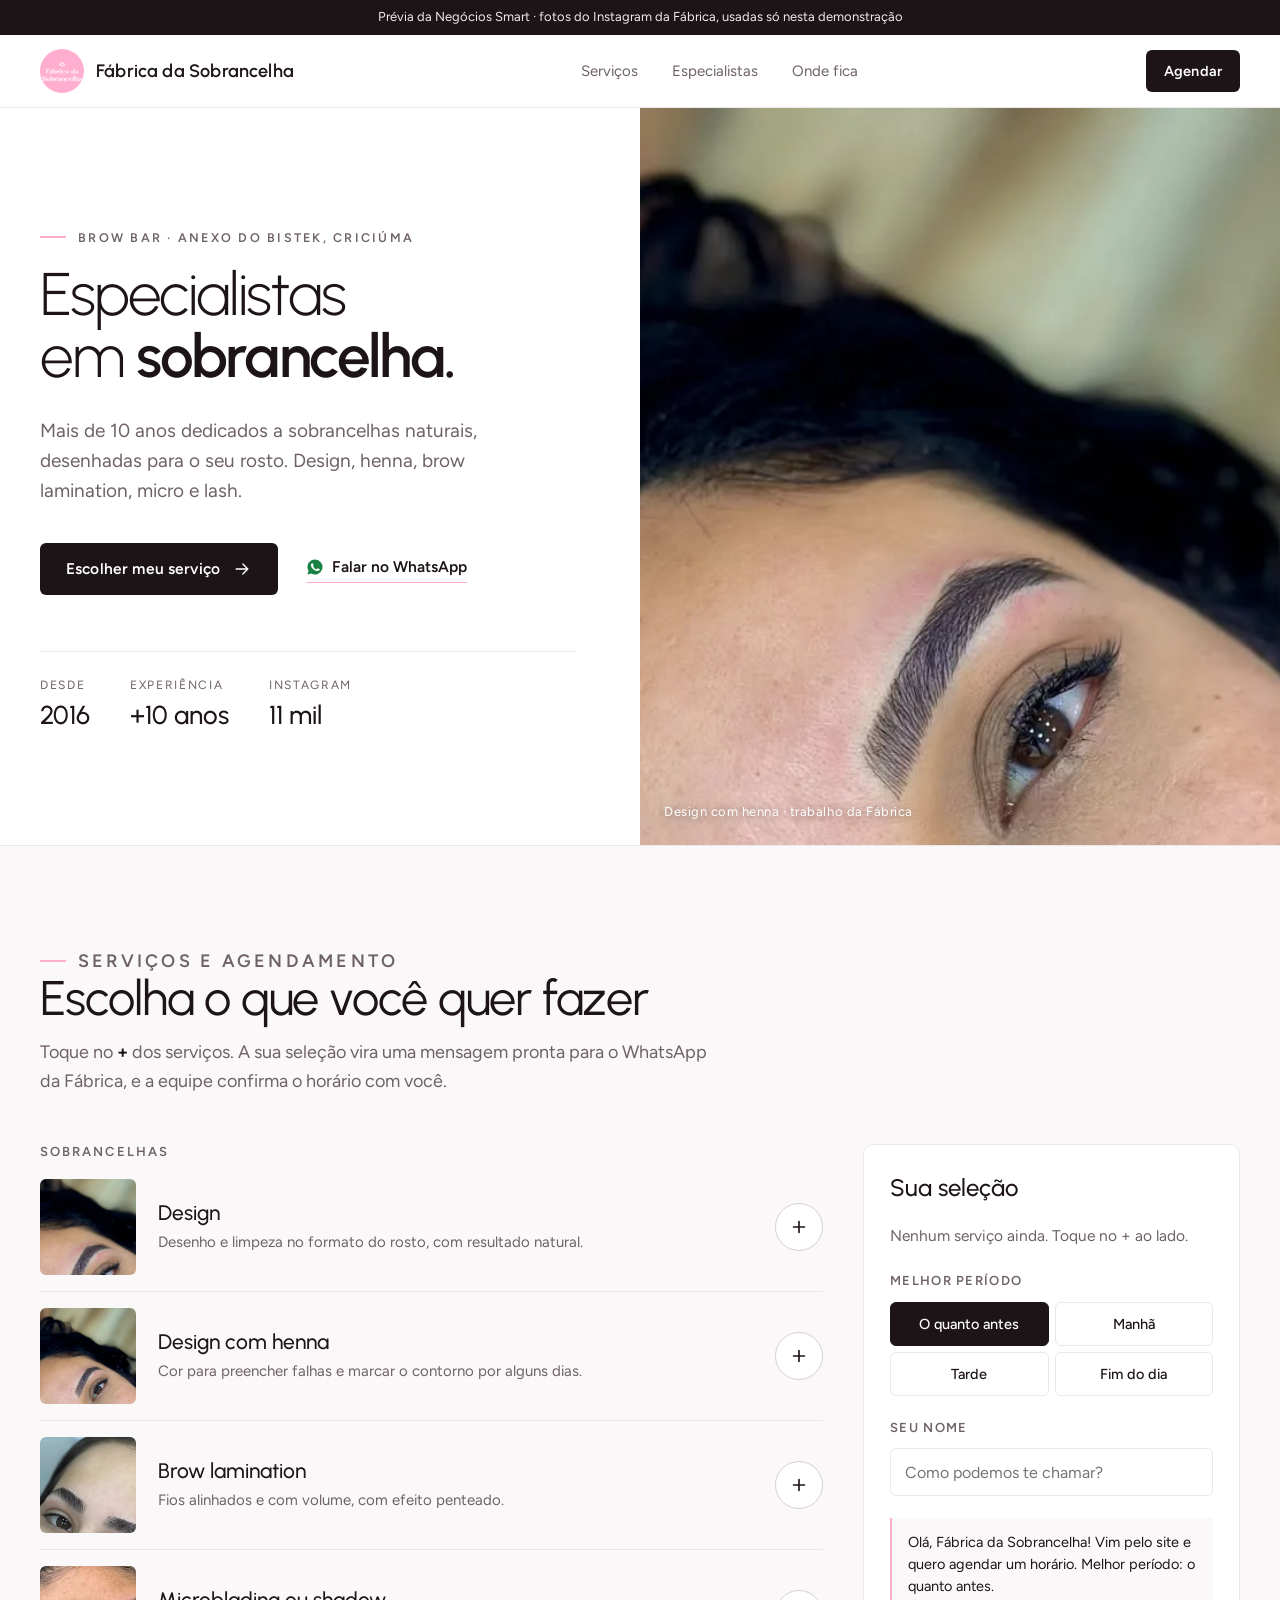
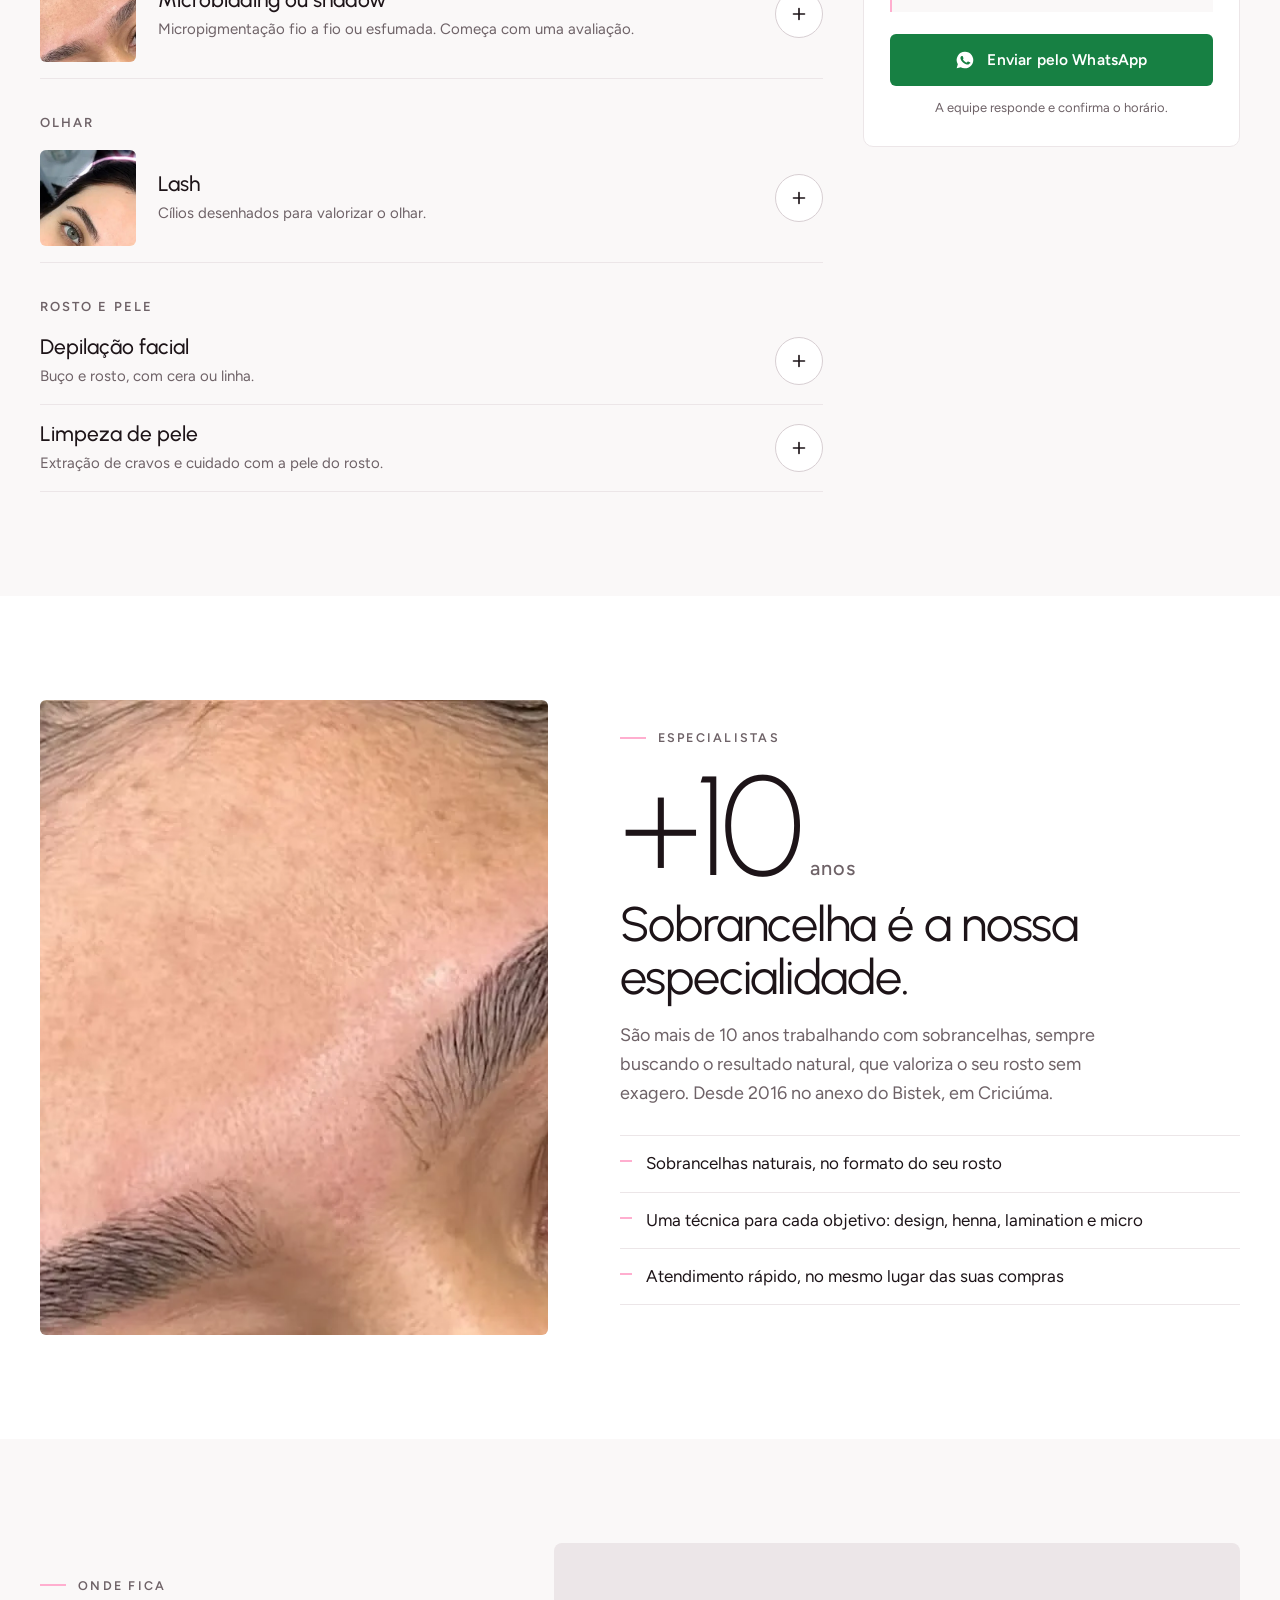
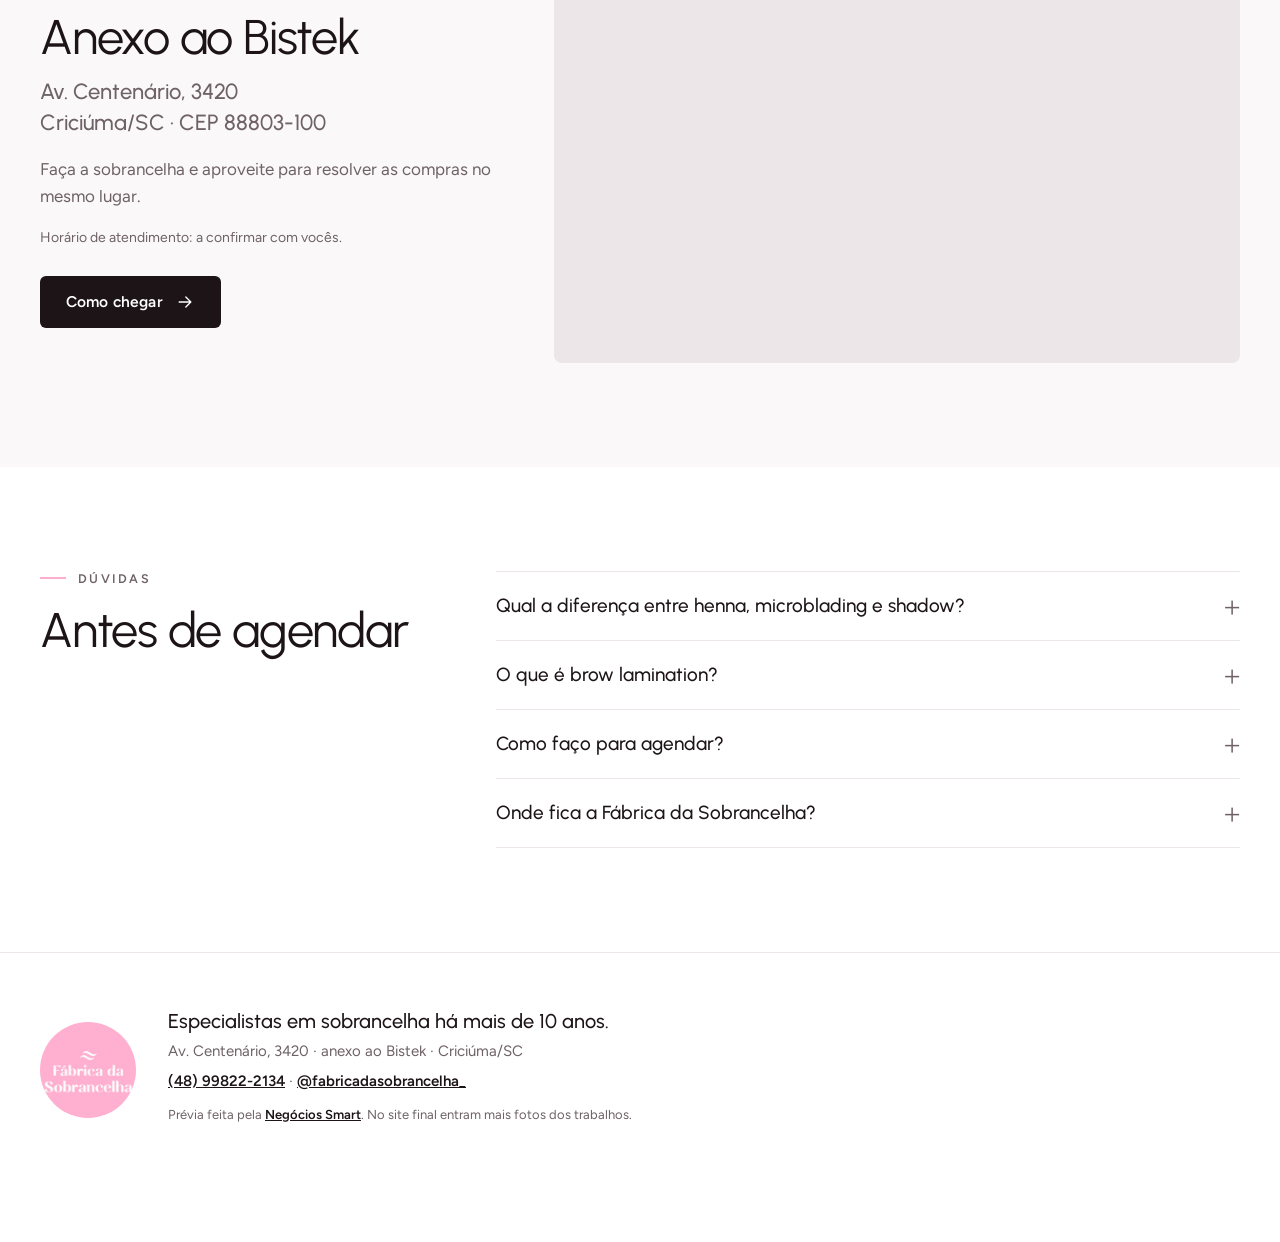
<file: index.html>
<!doctype html>
<html lang="pt-BR">
<head>
<meta charset="utf-8">
<meta name="viewport" content="width=device-width, initial-scale=1, viewport-fit=cover">
<title>Especialistas em sobrancelha em Criciúma · Fábrica da Sobrancelha</title>
<meta name="description" content="Mais de 10 anos de experiência em sobrancelhas. Design, henna, brow lamination, microblading, shadow, lash e depilação facial. Desde 2016 no anexo do Bistek, em Criciúma.">
<meta name="robots" content="noindex, nofollow">
<meta name="theme-color" content="#ffffff">
<meta property="og:type" content="website">
<meta property="og:title" content="Fábrica da Sobrancelha · Criciúma">
<meta property="og:description" content="Especialistas em sobrancelha há mais de 10 anos, no anexo do Bistek. Escolha o serviço e envie pelo WhatsApp.">
<meta property="og:image" content="https://gabrielmilano.github.io/fabrica-da-sobrancelha-mockup/assets/og.jpg">
<meta property="og:url" content="https://gabrielmilano.github.io/fabrica-da-sobrancelha-mockup/">
<link rel="icon" type="image/png" href="assets/icone-rosa-96.png">
<link rel="apple-touch-icon" href="assets/icone-rosa-180.png">
<link rel="preload" as="font" type="font/woff2" href="assets/fonts/urbanist-latin.woff2" crossorigin>
<link rel="preload" as="font" type="font/woff2" href="assets/fonts/figtree-latin.woff2" crossorigin>
<link rel="stylesheet" href="assets/fabrica.css?v=5a">
<script type="application/ld+json">
{
  "@context": "https://schema.org",
  "@type": "BeautySalon",
  "name": "Fábrica da Sobrancelha",
  "telephone": "+55-48-99822-2134",
  "foundingDate": "2016",
  "sameAs": ["https://www.instagram.com/fabricadasobrancelha_/"],
  "address": { "@type": "PostalAddress", "streetAddress": "Av. Centenário, 3420, anexo ao Bistek", "addressLocality": "Criciúma", "addressRegion": "SC", "postalCode": "88803-100", "addressCountry": "BR" },
  "aggregateRating": { "@type": "AggregateRating", "ratingValue": "4.9", "reviewCount": "424" }
}
</script>
</head>
<body>

<svg width="0" height="0" style="position:absolute" aria-hidden="true">
  <symbol id="zap" viewBox="0 0 24 24"><path fill="currentColor" d="M12 2a10 10 0 0 0-8.6 15.1L2 22l5-1.3A10 10 0 1 0 12 2zm5.4 14.2c-.2.6-1.3 1.2-1.8 1.2-.5.1-1 .2-3.3-.7-2.8-1.1-4.5-3.9-4.7-4.1-.1-.2-1.1-1.5-1.1-2.9s.7-2 1-2.3c.2-.3.5-.3.7-.3h.5c.2 0 .4 0 .6.5l.8 2c.1.2.1.4 0 .6l-.4.6c-.1.2-.3.3-.1.6.2.3.8 1.3 1.7 2.1 1.2 1 2.1 1.4 2.4 1.5.3.1.5.1.6-.1l.9-1c.2-.3.4-.2.7-.1l1.9.9c.3.1.5.2.5.3.1.2.1.7-.1 1.3z"/></symbol>
  <symbol id="mais" viewBox="0 0 24 24"><path d="M12 6v12M6 12h12" fill="none" stroke="currentColor" stroke-width="1.8" stroke-linecap="round"/></symbol>
  <symbol id="ok" viewBox="0 0 24 24"><path d="M6 12.5l4 4L18 8.5" fill="none" stroke="currentColor" stroke-width="2" stroke-linecap="round" stroke-linejoin="round"/></symbol>
  <symbol id="seta" viewBox="0 0 24 24"><path d="M5 12h13M13 6l6 6-6 6" fill="none" stroke="currentColor" stroke-width="1.6" stroke-linecap="round" stroke-linejoin="round"/></symbol>
</svg>

<div class="previa" role="note">Prévia da Negócios Smart · fotos do Instagram da Fábrica, usadas só nesta demonstração</div>

<header class="topo">
  <div class="wrap topo-in">
    <a class="marca" href="#inicio" aria-label="Fábrica da Sobrancelha, início"><img src="assets/icone-rosa-96.png" alt="" width="96" height="93"><span>Fábrica da Sobrancelha</span></a>
    <nav class="menu" aria-label="Principal">
      <a href="#servicos">Serviços</a>
      <a href="#especialistas">Especialistas</a>
      <a href="#onde">Onde fica</a>
    </nav>
    <a class="btn btn-tinta btn-sm" href="#servicos">Agendar</a>
  </div>
</header>

<main id="inicio">
  <!-- Herói editorial: texto à esquerda, foto inteira à direita até a borda -->
  <section class="heroi">
    <div class="heroi-txt">
      <p class="sobre">Brow bar · anexo do Bistek, Criciúma</p>
      <h1 class="titulo">Especialistas<br>em <b>sobrancelha.</b></h1>
      <p class="lead">Mais de 10 anos dedicados a sobrancelhas naturais, desenhadas para o seu rosto. Design, henna, brow lamination, micro e lash.</p>
      <div class="acoes">
        <a class="btn btn-tinta" href="#servicos">Escolher meu serviço<svg aria-hidden="true"><use href="#seta"/></svg></a>
        <a class="link-zap" href="https://wa.me/5548998222134" target="_blank" rel="noopener"><svg aria-hidden="true"><use href="#zap"/></svg>Falar no WhatsApp</a>
      </div>
      <dl class="fatos">
        <div><dt>Desde</dt><dd>2016</dd></div>
        <div><dt>Experiência</dt><dd>+10 anos</dd></div>
        <div><dt>Instagram</dt><dd>11 mil</dd></div>
      </dl>
    </div>
    <figure class="heroi-foto">
      <img src="assets/fotos/design-close.webp" alt="Sobrancelha com design e henna feita na Fábrica" width="640" height="640" fetchpriority="high">
      <figcaption>Design com henna · trabalho da Fábrica</figcaption>
    </figure>
  </section>

  <!-- Cardápio de serviços com seleção (agendamento) -->
  <section class="bloco cardapio" id="servicos">
    <div class="wrap">
      <div class="cab rev">
        <p class="sobre">Serviços e agendamento</p>
        <h2>Escolha o que você quer fazer</h2>
        <p>Toque no <b>+</b> dos serviços. A sua seleção vira uma mensagem pronta para o WhatsApp da Fábrica, e a equipe confirma o horário com você.</p>
      </div>

      <div class="cardapio-grade">
        <div class="lista rev">
          <h3 class="grupo-tit">Sobrancelhas</h3>
          <div class="item" data-item="design"><img src="assets/fotos/design-detalhe.webp" alt="" width="560" height="400" loading="lazy"><div class="item-txt"><b>Design</b><span>Desenho e limpeza no formato do rosto, com resultado natural.</span></div><button type="button" class="pegar" data-op="design" aria-pressed="false" aria-label="Escolher design"><svg class="i-mais" aria-hidden="true"><use href="#mais"/></svg><svg class="i-ok" aria-hidden="true"><use href="#ok"/></svg></button></div>
          <div class="item" data-item="henna"><img src="assets/fotos/design-close.webp" alt="" width="640" height="640" loading="lazy" style="object-position:50% 62%"><div class="item-txt"><b>Design com henna</b><span>Cor para preencher falhas e marcar o contorno por alguns dias.</span></div><button type="button" class="pegar" data-op="henna" aria-pressed="false" aria-label="Escolher design com henna"><svg class="i-mais" aria-hidden="true"><use href="#mais"/></svg><svg class="i-ok" aria-hidden="true"><use href="#ok"/></svg></button></div>
          <div class="item" data-item="lamination"><img src="assets/fotos/lamination.webp" alt="" width="640" height="340" loading="lazy"><div class="item-txt"><b>Brow lamination</b><span>Fios alinhados e com volume, com efeito penteado.</span></div><button type="button" class="pegar" data-op="lamination" aria-pressed="false" aria-label="Escolher brow lamination"><svg class="i-mais" aria-hidden="true"><use href="#mais"/></svg><svg class="i-ok" aria-hidden="true"><use href="#ok"/></svg></button></div>
          <div class="item" data-item="micro"><img src="assets/fotos/trabalho-close.webp" alt="" width="640" height="640" loading="lazy" style="object-position:72% 55%"><div class="item-txt"><b>Microblading ou shadow</b><span>Micropigmentação fio a fio ou esfumada. Começa com uma avaliação.</span></div><button type="button" class="pegar" data-op="micro" aria-pressed="false" aria-label="Escolher microblading ou shadow"><svg class="i-mais" aria-hidden="true"><use href="#mais"/></svg><svg class="i-ok" aria-hidden="true"><use href="#ok"/></svg></button></div>

          <h3 class="grupo-tit">Olhar</h3>
          <div class="item" data-item="lash"><img src="assets/fotos/lash.webp" alt="" width="600" height="360" loading="lazy"><div class="item-txt"><b>Lash</b><span>Cílios desenhados para valorizar o olhar.</span></div><button type="button" class="pegar" data-op="lash" aria-pressed="false" aria-label="Escolher lash"><svg class="i-mais" aria-hidden="true"><use href="#mais"/></svg><svg class="i-ok" aria-hidden="true"><use href="#ok"/></svg></button></div>

          <h3 class="grupo-tit">Rosto e pele</h3>
          <div class="item item-sem-foto" data-item="depil"><div class="item-txt"><b>Depilação facial</b><span>Buço e rosto, com cera ou linha.</span></div><button type="button" class="pegar" data-op="depil" aria-pressed="false" aria-label="Escolher depilação facial"><svg class="i-mais" aria-hidden="true"><use href="#mais"/></svg><svg class="i-ok" aria-hidden="true"><use href="#ok"/></svg></button></div>
          <div class="item item-sem-foto" data-item="limpeza"><div class="item-txt"><b>Limpeza de pele</b><span>Extração de cravos e cuidado com a pele do rosto.</span></div><button type="button" class="pegar" data-op="limpeza" aria-pressed="false" aria-label="Escolher limpeza de pele"><svg class="i-mais" aria-hidden="true"><use href="#mais"/></svg><svg class="i-ok" aria-hidden="true"><use href="#ok"/></svg></button></div>
        </div>

        <aside class="selecao rev" id="resumo" aria-label="Sua seleção" style="--d:.08s">
          <h3>Sua seleção</h3>
          <ul class="escolhidos" id="escolhidos"><li class="vazio">Nenhum serviço ainda. Toque no + ao lado.</li></ul>
          <fieldset class="periodo"><legend>Melhor período</legend><div class="seg">
            <button type="button" data-per="o quanto antes" aria-pressed="true">O quanto antes</button>
            <button type="button" data-per="de manhã" aria-pressed="false">Manhã</button>
            <button type="button" data-per="à tarde" aria-pressed="false">Tarde</button>
            <button type="button" data-per="no fim do dia" aria-pressed="false">Fim do dia</button>
          </div></fieldset>
          <label class="campo" for="f-nome">Seu nome<input id="f-nome" autocomplete="given-name" placeholder="Como podemos te chamar?"></label>
          <p class="previa-msg" id="msg"></p>
          <a class="btn btn-zap btn-largo" id="enviar" href="https://wa.me/5548998222134" target="_blank" rel="noopener"><svg aria-hidden="true"><use href="#zap"/></svg>Enviar pelo WhatsApp</a>
          <p class="obs">A equipe responde e confirma o horário.</p>
        </aside>
      </div>
    </div>
  </section>

  <!-- Especialistas: o tempo de casa em destaque -->
  <section class="bloco especialistas" id="especialistas">
    <div class="wrap esp-grade">
      <figure class="esp-foto rev"><img src="assets/fotos/trabalho-close.webp" alt="Sobrancelha natural feita na Fábrica, vista de perto" width="640" height="640" loading="lazy"></figure>
      <div class="esp-txt rev" style="--d:.08s">
        <p class="sobre">Especialistas</p>
        <p class="esp-num" aria-hidden="true">+10<span>anos</span></p>
        <h2>Sobrancelha é a nossa especialidade.</h2>
        <p>São mais de 10 anos trabalhando com sobrancelhas, sempre buscando o resultado natural, que valoriza o seu rosto sem exagero. Desde 2016 no anexo do Bistek, em Criciúma.</p>
        <ul class="esp-lista">
          <li>Sobrancelhas naturais, no formato do seu rosto</li>
          <li>Uma técnica para cada objetivo: design, henna, lamination e micro</li>
          <li>Atendimento rápido, no mesmo lugar das suas compras</li>
        </ul>
      </div>
    </div>
  </section>

  <section class="bloco onde" id="onde">
    <div class="wrap onde-grade">
      <div class="onde-txt rev">
        <p class="sobre">Onde fica</p>
        <h2>Anexo ao Bistek</h2>
        <p class="end">Av. Centenário, 3420<br>Criciúma/SC · <span style="white-space:nowrap">CEP 88803-100</span></p>
        <p>Faça a sobrancelha e aproveite para resolver as compras no mesmo lugar.</p>
        <p class="nota">Horário de atendimento: a confirmar com vocês.</p>
        <a class="btn btn-tinta" href="https://www.google.com/maps/search/?api=1&amp;query=F%C3%A1brica+da+Sobrancelha+Bistek+Crici%C3%BAma" target="_blank" rel="noopener">Como chegar<svg aria-hidden="true"><use href="#seta"/></svg></a>
      </div>
      <div class="onde-mapa rev" style="--d:.08s"><iframe title="Mapa: Fábrica da Sobrancelha, anexo ao Bistek, Av. Centenário, 3420, Criciúma" data-src="https://www.google.com/maps?q=F%C3%A1brica+da+Sobrancelha,+Av.+Centen%C3%A1rio,+3420,+Crici%C3%BAma+-+SC&amp;z=16&amp;output=embed" loading="lazy" referrerpolicy="no-referrer-when-downgrade" allowfullscreen></iframe></div>
    </div>
  </section>

  <section class="bloco faq-sec">
    <div class="wrap faq-grade">
      <div class="rev"><p class="sobre">Dúvidas</p><h2>Antes de agendar</h2></div>
      <div class="faq rev" style="--d:.08s">
        <details><summary>Qual a diferença entre henna, microblading e shadow?</summary><p>A henna colore os fios e a pele por alguns dias. O microblading desenha fio a fio, e o shadow faz um efeito esfumado, os dois com micropigmentação. Na avaliação, a designer indica o melhor para você.</p></details>
        <details><summary>O que é brow lamination?</summary><p>É uma técnica que alinha os fios e dá volume, deixando a sobrancelha com efeito penteado.</p></details>
        <details><summary>Como faço para agendar?</summary><p>Escolha o serviço aqui no site e envie pelo WhatsApp, ou chame direto no (48) 99822-2134. A equipe confirma o horário com você.</p></details>
        <details><summary>Onde fica a Fábrica da Sobrancelha?</summary><p>No anexo do Bistek da Av. Centenário, 3420, em Criciúma.</p></details>
      </div>
    </div>
  </section>
</main>

<footer class="rodape">
  <div class="wrap rodape-in">
    <img class="rodape-logo" src="assets/logo-rosa-420.webp" alt="Fábrica da Sobrancelha" width="420" height="407" loading="lazy">
    <div class="rodape-txt">
      <p class="rodape-frase">Especialistas em sobrancelha há mais de 10 anos.</p>
      <p>Av. Centenário, 3420 · anexo ao Bistek · Criciúma/SC</p>
      <p><a href="https://wa.me/5548998222134" target="_blank" rel="noopener">(48) 99822-2134</a> · <a href="https://www.instagram.com/fabricadasobrancelha_/" target="_blank" rel="noopener">@fabricadasobrancelha_</a></p>
      <p class="ns">Prévia feita pela <a href="https://negociosmart.com.br" target="_blank" rel="noopener">Negócios Smart</a>. No site final entram mais fotos dos trabalhos.</p>
    </div>
  </div>
</footer>

<nav class="barra-cel" aria-label="Agendar">
  <a class="btn btn-tinta" href="#servicos" id="barra-btn">Escolher meu serviço</a>
</nav>

<script src="assets/fabrica.js?v=5a" defer></script>
</body>
</html>
</file>
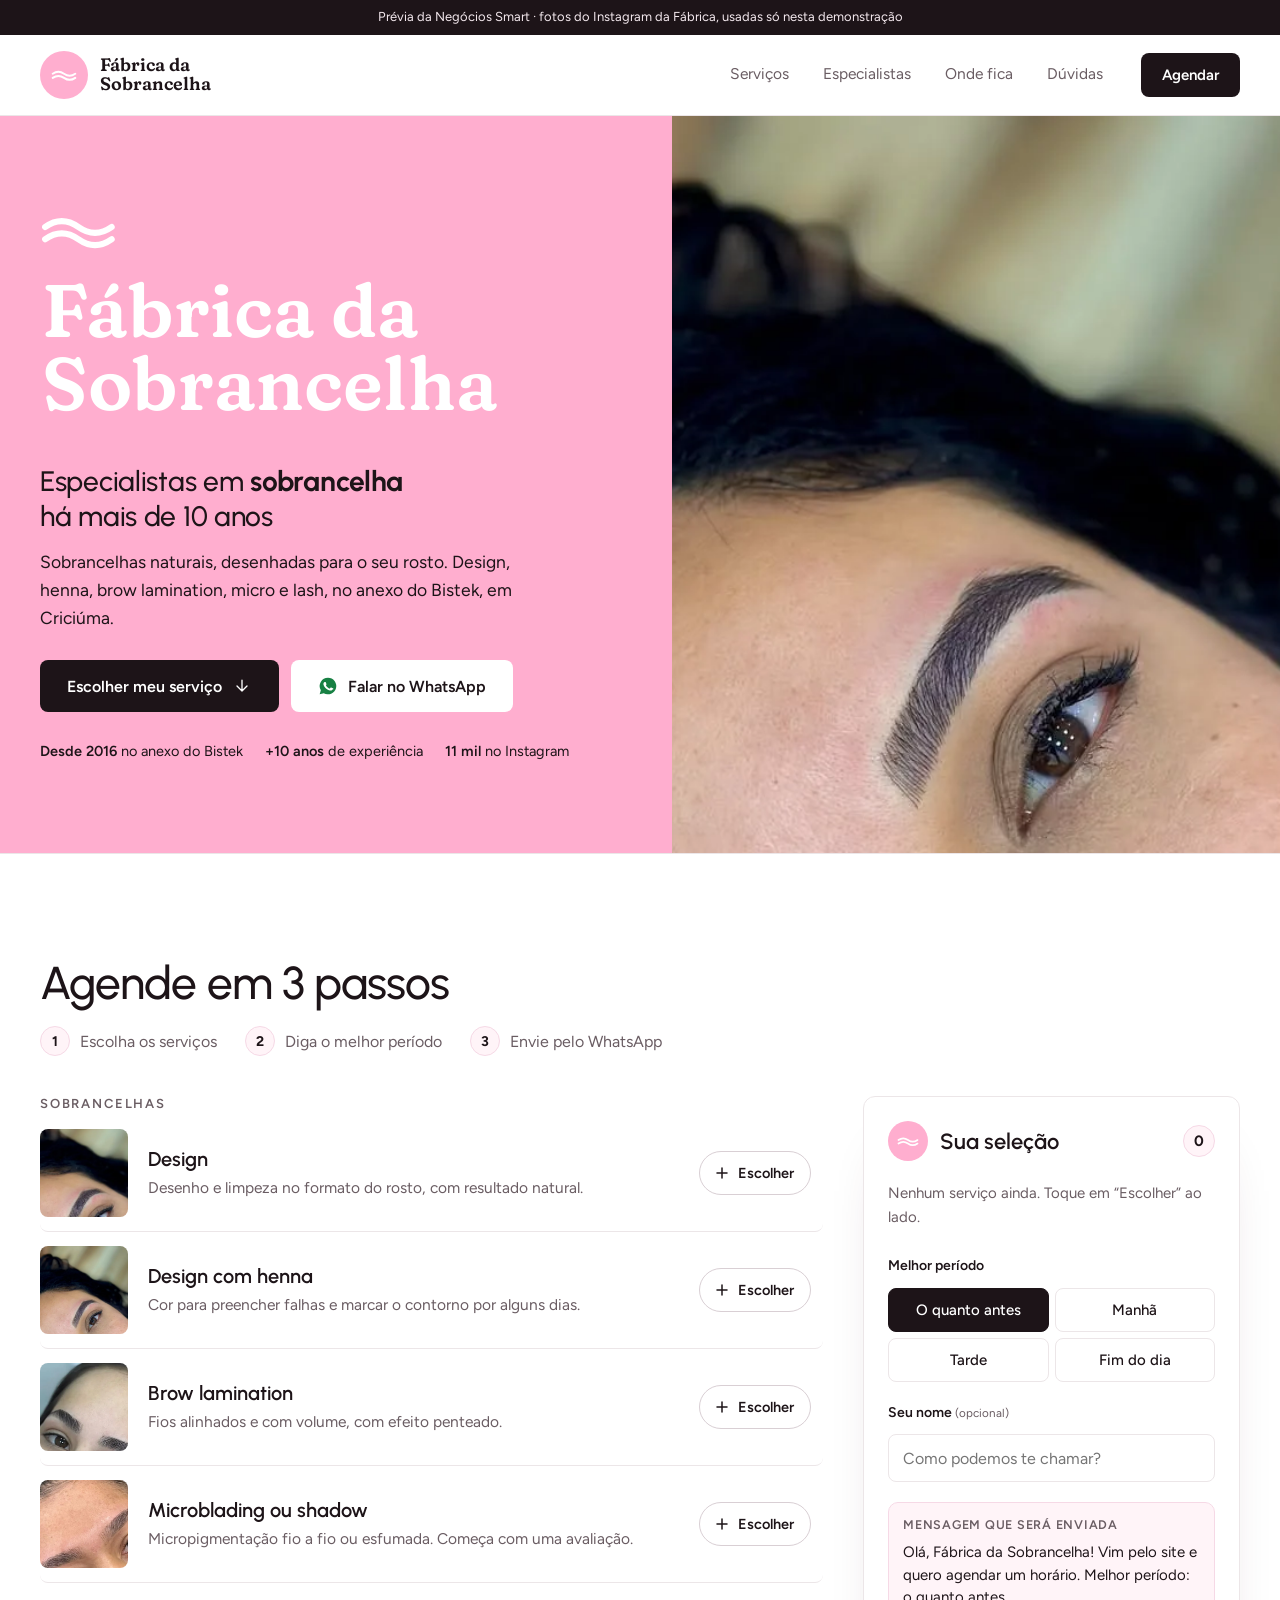
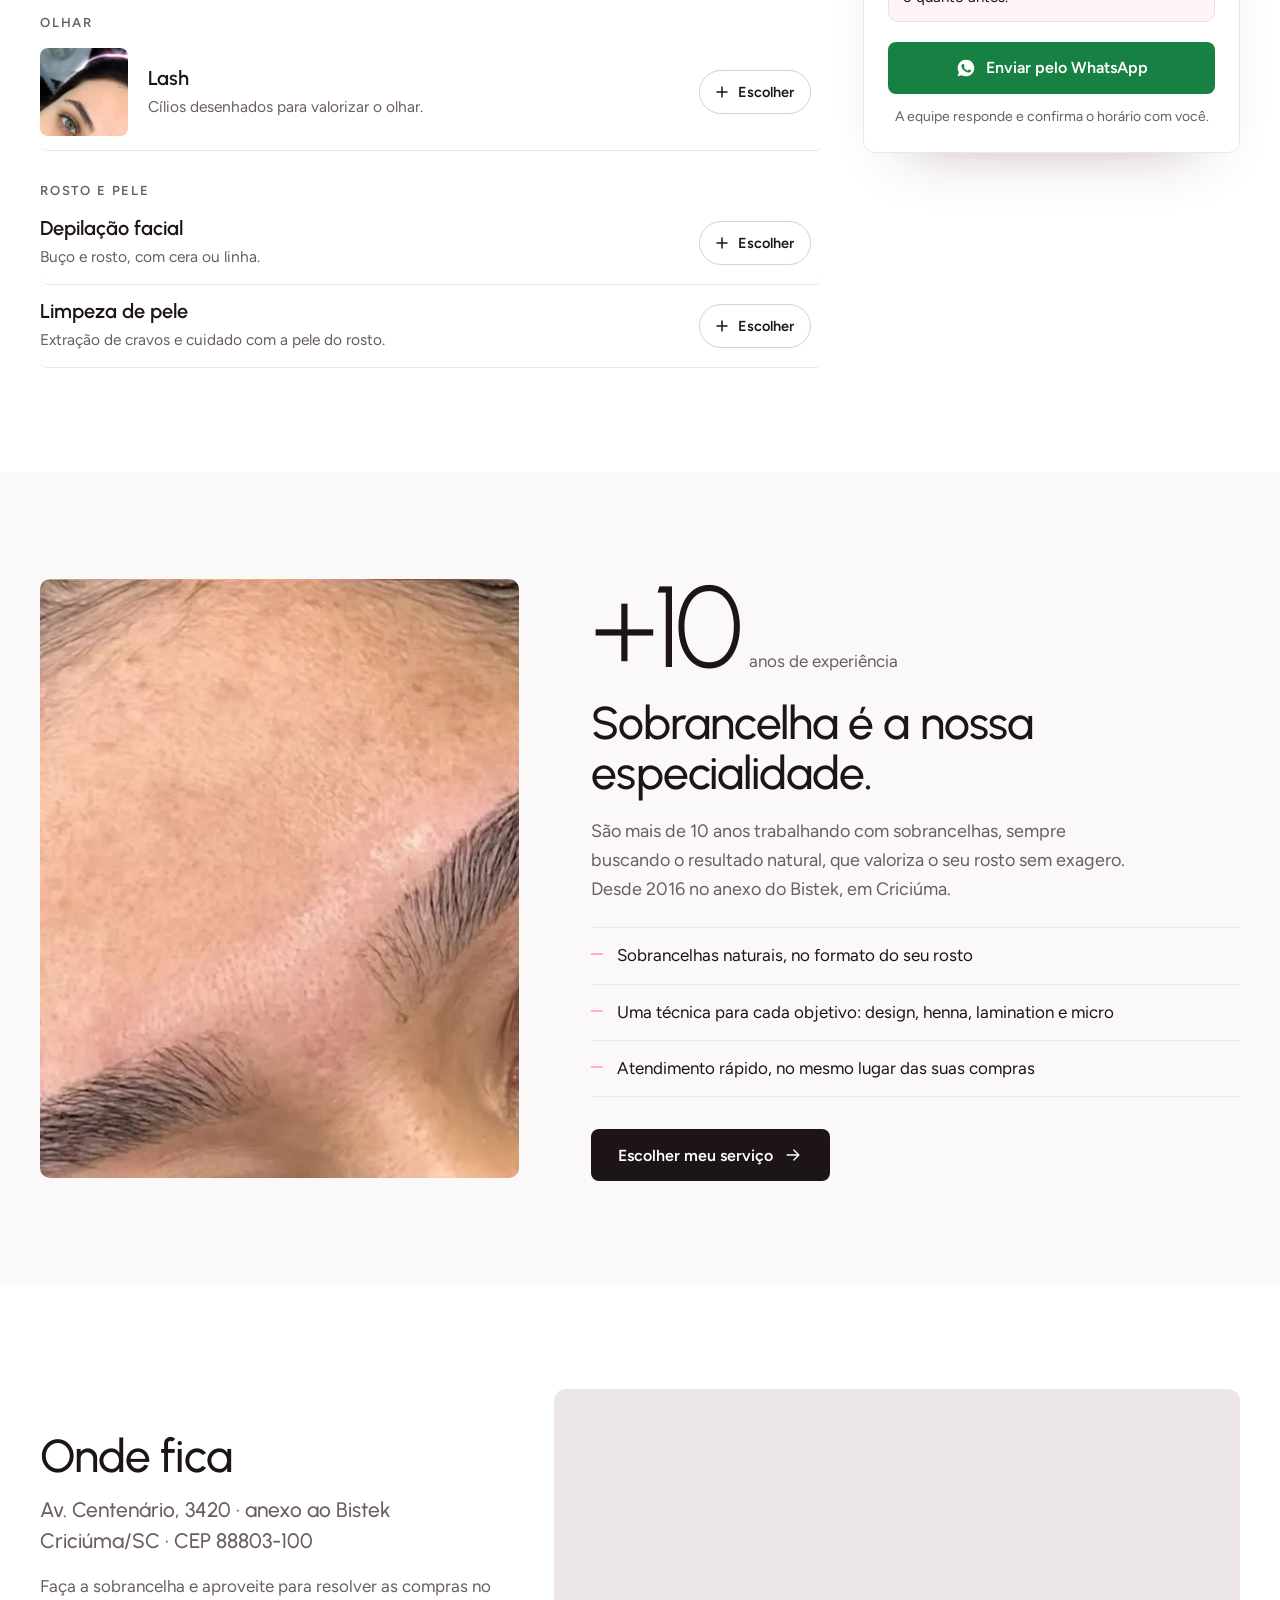
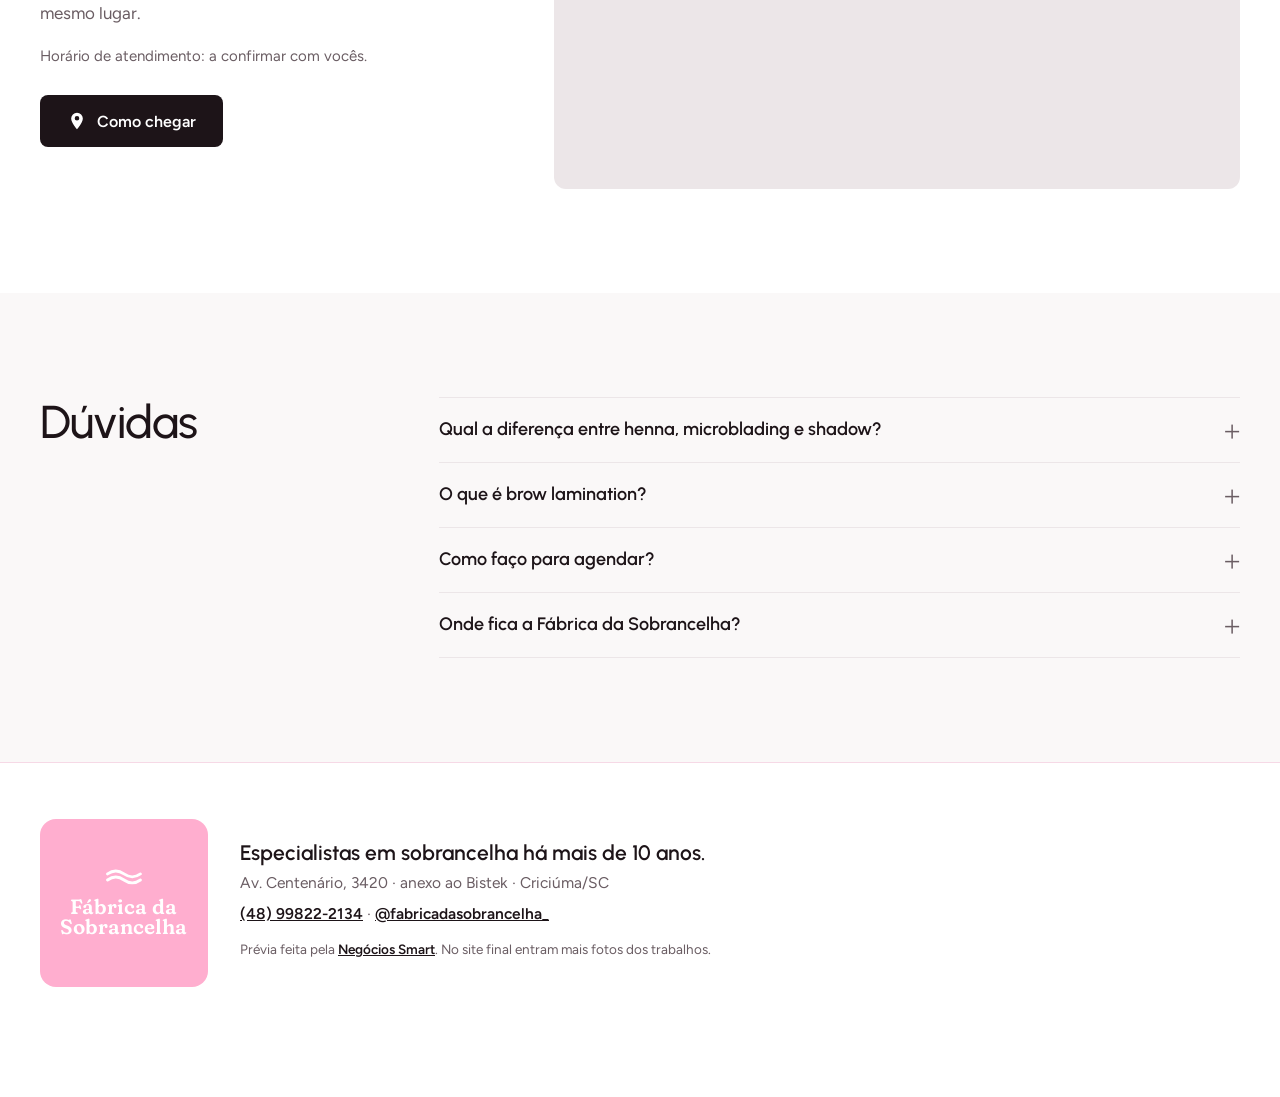
<file: v6/index.html>
<!doctype html>
<html lang="pt-BR">
<head>
<meta charset="utf-8">
<meta name="viewport" content="width=device-width, initial-scale=1, viewport-fit=cover">
<title>Especialistas em sobrancelha em Criciúma · Fábrica da Sobrancelha</title>
<meta name="description" content="Mais de 10 anos de experiência em sobrancelhas. Design, henna, brow lamination, microblading, shadow, lash e depilação facial. Desde 2016 no anexo do Bistek, em Criciúma.">
<meta name="robots" content="noindex, nofollow">
<meta name="theme-color" content="#ffaecf">
<meta property="og:type" content="website">
<meta property="og:title" content="Fábrica da Sobrancelha · Criciúma">
<meta property="og:description" content="Especialistas em sobrancelha há mais de 10 anos, no anexo do Bistek. Escolha o serviço e envie pelo WhatsApp.">
<meta property="og:image" content="https://gabrielmilano.github.io/fabrica-da-sobrancelha-mockup/assets/og.jpg">
<meta property="og:url" content="https://gabrielmilano.github.io/fabrica-da-sobrancelha-mockup/v6/">
<link rel="icon" type="image/png" href="../assets/icone-rosa-96.png">
<link rel="apple-touch-icon" href="../assets/icone-rosa-180.png">
<link rel="preload" as="font" type="font/woff2" href="../assets/fonts/fraunces-latin.woff2" crossorigin>
<link rel="preload" as="font" type="font/woff2" href="../assets/fonts/urbanist-latin.woff2" crossorigin>
<link rel="preload" as="font" type="font/woff2" href="../assets/fonts/figtree-latin.woff2" crossorigin>
<link rel="stylesheet" href="../assets/fabrica-v6.css?v=4">
<script type="application/ld+json">
{
  "@context": "https://schema.org",
  "@type": "BeautySalon",
  "name": "Fábrica da Sobrancelha",
  "telephone": "+55-48-99822-2134",
  "foundingDate": "2016",
  "image": "https://gabrielmilano.github.io/fabrica-da-sobrancelha-mockup/assets/og.jpg",
  "sameAs": ["https://www.instagram.com/fabricadasobrancelha_/"],
  "address": { "@type": "PostalAddress", "streetAddress": "Av. Centenário, 3420, anexo ao Bistek", "addressLocality": "Criciúma", "addressRegion": "SC", "postalCode": "88803-100", "addressCountry": "BR" },
  "aggregateRating": { "@type": "AggregateRating", "ratingValue": "4.9", "reviewCount": "424" }
}
</script>
</head>
<body>

<svg width="0" height="0" style="position:absolute" aria-hidden="true">
  <symbol id="zap" viewBox="0 0 24 24"><path fill="currentColor" d="M12 2a10 10 0 0 0-8.6 15.1L2 22l5-1.3A10 10 0 1 0 12 2zm5.4 14.2c-.2.6-1.3 1.2-1.8 1.2-.5.1-1 .2-3.3-.7-2.8-1.1-4.5-3.9-4.7-4.1-.1-.2-1.1-1.5-1.1-2.9s.7-2 1-2.3c.2-.3.5-.3.7-.3h.5c.2 0 .4 0 .6.5l.8 2c.1.2.1.4 0 .6l-.4.6c-.1.2-.3.3-.1.6.2.3.8 1.3 1.7 2.1 1.2 1 2.1 1.4 2.4 1.5.3.1.5.1.6-.1l.9-1c.2-.3.4-.2.7-.1l1.9.9c.3.1.5.2.5.3.1.2.1.7-.1 1.3z"/></symbol>
  <symbol id="mais" viewBox="0 0 24 24"><path d="M12 6v12M6 12h12" fill="none" stroke="currentColor" stroke-width="1.8" stroke-linecap="round"/></symbol>
  <symbol id="ok" viewBox="0 0 24 24"><path d="M6 12.5l4 4L18 8.5" fill="none" stroke="currentColor" stroke-width="2" stroke-linecap="round" stroke-linejoin="round"/></symbol>
  <symbol id="seta" viewBox="0 0 24 24"><path d="M5 12h13M13 6l6 6-6 6" fill="none" stroke="currentColor" stroke-width="1.6" stroke-linecap="round" stroke-linejoin="round"/></symbol>
  <symbol id="baixo" viewBox="0 0 24 24"><path d="M12 5v13M6 12l6 6 6-6" fill="none" stroke="currentColor" stroke-width="1.6" stroke-linecap="round" stroke-linejoin="round"/></symbol>
  <symbol id="pino" viewBox="0 0 24 24"><path fill="currentColor" d="M12 2a7 7 0 0 0-7 7c0 5.2 7 13 7 13s7-7.8 7-13a7 7 0 0 0-7-7zm0 9.5A2.5 2.5 0 1 1 12 6a2.5 2.5 0 0 1 0 5.5z"/></symbol>
</svg>

<a class="pular" href="#servicos">Pular para os serviços</a>
<div class="previa" role="note">Prévia da Negócios Smart · fotos do Instagram da Fábrica, usadas só nesta demonstração</div>

<header class="topo">
  <div class="wrap topo-in">
    <a class="marca" href="#inicio" aria-label="Fábrica da Sobrancelha, início"><span class="selo-mini"><svg class="ondas" viewBox="0 0 120 56" aria-hidden="true"><path d="M8 22c17-12 35-12 52 0s35 12 52 0M8 41c17-12 35-12 52 0s35 12 52 0"/></svg></span><span class="marca-txt">Fábrica da<br>Sobrancelha</span></a>
    <nav class="menu" id="menu" aria-label="Principal">
      <a href="#servicos">Serviços</a>
      <a href="#especialistas">Especialistas</a>
      <a href="#onde">Onde fica</a>
      <a href="#duvidas">Dúvidas</a>
    </nav>
    <a class="btn btn-tinta btn-sm topo-cta" href="#servicos">Agendar</a>
    <button type="button" class="menu-bt" id="menu-bt" aria-expanded="false" aria-controls="menu"><span class="so-leitor">Abrir menu</span><i></i><i></i></button>
  </div>
</header>

<main id="inicio">
  <!-- Herói: a marca no centro -->
  <section class="heroi">
    <div class="heroi-marca">
      <div class="logo-vetor" role="img" aria-label="Fábrica da Sobrancelha"><svg class="ondas" viewBox="0 0 120 56" aria-hidden="true"><path d="M8 22c17-12 35-12 52 0s35 12 52 0M8 41c17-12 35-12 52 0s35 12 52 0"/></svg><svg class="wm" viewBox="-2 0 620 222" aria-hidden="true"><text x="0" y="100">Fábrica da</text><text x="0" y="198">Sobrancelha</text></svg></div>
      <h1 class="titulo">Especialistas em <b>sobrancelha</b> há mais de 10 anos</h1>
      <p class="lead">Sobrancelhas naturais, desenhadas para o seu rosto. Design, henna, brow lamination, micro e lash, no anexo do Bistek, em Criciúma.</p>
      <div class="acoes">
        <a class="btn btn-tinta" href="#servicos">Escolher meu serviço<svg aria-hidden="true"><use href="#baixo"/></svg></a>
        <a class="btn btn-branco" href="https://wa.me/5548998222134" target="_blank" rel="noopener"><svg class="zap-ic" aria-hidden="true"><use href="#zap"/></svg>Falar no WhatsApp</a>
      </div>
      <ul class="fatos">
        <li><b>Desde 2016</b> no anexo do Bistek</li>
        <li><b>+10 anos</b> de experiência</li>
        <li><b>11 mil</b> no Instagram</li>
      </ul>
    </div>
    <figure class="heroi-foto">
      <img src="../assets/fotos/design-close.webp" alt="Sobrancelha com design e henna feita na Fábrica" width="640" height="640" fetchpriority="high">
    </figure>
  </section>

  <!-- Agendamento: passos claros, cardápio e resumo -->
  <section class="bloco cardapio" id="servicos">
    <div class="wrap">
      <div class="cab rev">
        <h2>Agende em 3 passos</h2>
        <ol class="passos" aria-label="Como agendar">
          <li><b>1</b>Escolha os serviços</li>
          <li><b>2</b>Diga o melhor período</li>
          <li><b>3</b>Envie pelo WhatsApp</li>
        </ol>
      </div>

      <div class="cardapio-grade">
        <div class="lista rev">
          <h3 class="grupo-tit">Sobrancelhas</h3>
          <div class="item"><img src="../assets/fotos/design-detalhe.webp" alt="" width="560" height="400" loading="lazy"><div class="item-txt"><b>Design</b><span>Desenho e limpeza no formato do rosto, com resultado natural.</span></div><button type="button" class="pegar" data-op="design" aria-pressed="false"><svg class="i-mais" aria-hidden="true"><use href="#mais"/></svg><svg class="i-ok" aria-hidden="true"><use href="#ok"/></svg><span class="pegar-txt">Escolher</span><span class="so-leitor"> design</span></button></div>
          <div class="item"><img src="../assets/fotos/design-close.webp" alt="" width="640" height="640" loading="lazy" style="object-position:50% 62%"><div class="item-txt"><b>Design com henna</b><span>Cor para preencher falhas e marcar o contorno por alguns dias.</span></div><button type="button" class="pegar" data-op="henna" aria-pressed="false"><svg class="i-mais" aria-hidden="true"><use href="#mais"/></svg><svg class="i-ok" aria-hidden="true"><use href="#ok"/></svg><span class="pegar-txt">Escolher</span><span class="so-leitor"> design com henna</span></button></div>
          <div class="item"><img src="../assets/fotos/lamination.webp" alt="" width="640" height="340" loading="lazy"><div class="item-txt"><b>Brow lamination</b><span>Fios alinhados e com volume, com efeito penteado.</span></div><button type="button" class="pegar" data-op="lamination" aria-pressed="false"><svg class="i-mais" aria-hidden="true"><use href="#mais"/></svg><svg class="i-ok" aria-hidden="true"><use href="#ok"/></svg><span class="pegar-txt">Escolher</span><span class="so-leitor"> brow lamination</span></button></div>
          <div class="item"><img src="../assets/fotos/trabalho-close.webp" alt="" width="640" height="640" loading="lazy" style="object-position:72% 55%"><div class="item-txt"><b>Microblading ou shadow</b><span>Micropigmentação fio a fio ou esfumada. Começa com uma avaliação.</span></div><button type="button" class="pegar" data-op="micro" aria-pressed="false"><svg class="i-mais" aria-hidden="true"><use href="#mais"/></svg><svg class="i-ok" aria-hidden="true"><use href="#ok"/></svg><span class="pegar-txt">Escolher</span><span class="so-leitor"> microblading ou shadow</span></button></div>
          <h3 class="grupo-tit">Olhar</h3>
          <div class="item"><img src="../assets/fotos/lash.webp" alt="" width="600" height="360" loading="lazy"><div class="item-txt"><b>Lash</b><span>Cílios desenhados para valorizar o olhar.</span></div><button type="button" class="pegar" data-op="lash" aria-pressed="false"><svg class="i-mais" aria-hidden="true"><use href="#mais"/></svg><svg class="i-ok" aria-hidden="true"><use href="#ok"/></svg><span class="pegar-txt">Escolher</span><span class="so-leitor"> lash</span></button></div>
          <h3 class="grupo-tit">Rosto e pele</h3>
          <div class="item item-sem-foto"><div class="item-txt"><b>Depilação facial</b><span>Buço e rosto, com cera ou linha.</span></div><button type="button" class="pegar" data-op="depil" aria-pressed="false"><svg class="i-mais" aria-hidden="true"><use href="#mais"/></svg><svg class="i-ok" aria-hidden="true"><use href="#ok"/></svg><span class="pegar-txt">Escolher</span><span class="so-leitor"> depilação facial</span></button></div>
          <div class="item item-sem-foto"><div class="item-txt"><b>Limpeza de pele</b><span>Extração de cravos e cuidado com a pele do rosto.</span></div><button type="button" class="pegar" data-op="limpeza" aria-pressed="false"><svg class="i-mais" aria-hidden="true"><use href="#mais"/></svg><svg class="i-ok" aria-hidden="true"><use href="#ok"/></svg><span class="pegar-txt">Escolher</span><span class="so-leitor"> limpeza de pele</span></button></div>
        </div>

        <aside class="selecao rev" id="resumo" aria-labelledby="sel-tit" style="--d:.08s">
          <div class="sel-topo"><span class="selo-mini"><svg class="ondas" viewBox="0 0 120 56" aria-hidden="true"><path d="M8 22c17-12 35-12 52 0s35 12 52 0M8 41c17-12 35-12 52 0s35 12 52 0"/></svg></span><h3 id="sel-tit">Sua seleção</h3><span class="contador" id="contador" aria-live="polite">0</span></div>
          <ul class="escolhidos" id="escolhidos"></ul>
          <fieldset class="periodo"><legend>Melhor período</legend><div class="seg">
            <button type="button" data-per="o quanto antes" aria-pressed="true">O quanto antes</button>
            <button type="button" data-per="de manhã" aria-pressed="false">Manhã</button>
            <button type="button" data-per="à tarde" aria-pressed="false">Tarde</button>
            <button type="button" data-per="no fim do dia" aria-pressed="false">Fim do dia</button>
          </div></fieldset>
          <label class="campo" for="f-nome"><span>Seu nome <small>(opcional)</small></span><input id="f-nome" autocomplete="given-name" placeholder="Como podemos te chamar?"></label>
          <div class="msg-box"><span>Mensagem que será enviada</span><p id="msg"></p></div>
          <a class="btn btn-zap btn-largo" id="enviar" href="https://wa.me/5548998222134" target="_blank" rel="noopener"><svg aria-hidden="true"><use href="#zap"/></svg>Enviar pelo WhatsApp</a>
          <p class="obs">A equipe responde e confirma o horário com você.</p>
        </aside>
      </div>
    </div>
  </section>

  <section class="bloco especialistas" id="especialistas">
    <div class="wrap esp-grade">
      <figure class="esp-foto rev"><img src="../assets/fotos/trabalho-close.webp" alt="Sobrancelha natural feita na Fábrica, vista de perto" width="640" height="640" loading="lazy"></figure>
      <div class="esp-txt rev" style="--d:.08s">
        <p class="esp-num"><b>+10</b> anos de experiência</p>
        <h2>Sobrancelha é a nossa especialidade.</h2>
        <p>São mais de 10 anos trabalhando com sobrancelhas, sempre buscando o resultado natural, que valoriza o seu rosto sem exagero. Desde 2016 no anexo do Bistek, em Criciúma.</p>
        <ul class="esp-lista">
          <li>Sobrancelhas naturais, no formato do seu rosto</li>
          <li>Uma técnica para cada objetivo: design, henna, lamination e micro</li>
          <li>Atendimento rápido, no mesmo lugar das suas compras</li>
        </ul>
        <a class="btn btn-tinta" href="#servicos">Escolher meu serviço<svg aria-hidden="true"><use href="#seta"/></svg></a>
      </div>
    </div>
  </section>

  <section class="bloco onde" id="onde">
    <div class="wrap onde-grade">
      <div class="onde-txt rev">
        <h2>Onde fica</h2>
        <p class="end">Av. Centenário, 3420 · anexo ao Bistek<br>Criciúma/SC · <span style="white-space:nowrap">CEP 88803-100</span></p>
        <p>Faça a sobrancelha e aproveite para resolver as compras no mesmo lugar.</p>
        <p class="nota">Horário de atendimento: a confirmar com vocês.</p>
        <a class="btn btn-tinta" href="https://www.google.com/maps/search/?api=1&amp;query=F%C3%A1brica+da+Sobrancelha+Bistek+Crici%C3%BAma" target="_blank" rel="noopener"><svg aria-hidden="true"><use href="#pino"/></svg>Como chegar</a>
      </div>
      <div class="onde-mapa rev" style="--d:.08s"><iframe title="Mapa: Fábrica da Sobrancelha, anexo ao Bistek, Av. Centenário, 3420, Criciúma" data-src="https://www.google.com/maps?q=F%C3%A1brica+da+Sobrancelha,+Av.+Centen%C3%A1rio,+3420,+Crici%C3%BAma+-+SC&amp;z=16&amp;output=embed" loading="lazy" referrerpolicy="no-referrer-when-downgrade" allowfullscreen></iframe></div>
    </div>
  </section>

  <section class="bloco faq-sec" id="duvidas">
    <div class="wrap faq-grade">
      <h2 class="rev">Dúvidas</h2>
      <div class="faq rev" style="--d:.08s">
        <details><summary>Qual a diferença entre henna, microblading e shadow?</summary><p>A henna colore os fios e a pele por alguns dias. O microblading desenha fio a fio, e o shadow faz um efeito esfumado, os dois com micropigmentação. Na avaliação, a designer indica o melhor para você.</p></details>
        <details><summary>O que é brow lamination?</summary><p>É uma técnica que alinha os fios e dá volume, deixando a sobrancelha com efeito penteado.</p></details>
        <details><summary>Como faço para agendar?</summary><p>Escolha o serviço aqui no site e envie pelo WhatsApp, ou chame direto no (48) 99822-2134. A equipe confirma o horário com você.</p></details>
        <details><summary>Onde fica a Fábrica da Sobrancelha?</summary><p>No anexo do Bistek da Av. Centenário, 3420, em Criciúma.</p></details>
      </div>
    </div>
  </section>
</main>

<footer class="rodape">
  <div class="wrap rodape-in">
    <div class="logo-bloco" role="img" aria-label="Fábrica da Sobrancelha"><svg class="ondas" viewBox="0 0 120 56" aria-hidden="true"><path d="M8 22c17-12 35-12 52 0s35 12 52 0M8 41c17-12 35-12 52 0s35 12 52 0"/></svg><svg class="wm" viewBox="-2 0 620 222" aria-hidden="true"><text x="308" y="100" text-anchor="middle">Fábrica da</text><text x="308" y="198" text-anchor="middle">Sobrancelha</text></svg></div>
    <div class="rodape-txt">
      <p class="rodape-frase">Especialistas em sobrancelha há mais de 10 anos.</p>
      <p>Av. Centenário, 3420 · anexo ao Bistek · Criciúma/SC</p>
      <p><a href="https://wa.me/5548998222134" target="_blank" rel="noopener">(48) 99822-2134</a> · <a href="https://www.instagram.com/fabricadasobrancelha_/" target="_blank" rel="noopener">@fabricadasobrancelha_</a></p>
      <p class="ns">Prévia feita pela <a href="https://negociosmart.com.br" target="_blank" rel="noopener">Negócios Smart</a>. No site final entram mais fotos dos trabalhos.</p>
    </div>
  </div>
</footer>

<nav class="barra-cel" aria-label="Agendar">
  <a class="btn btn-tinta" href="#servicos" id="barra-btn">Escolher meu serviço</a>
</nav>

<script src="../assets/fabrica-v6.js?v=2" defer></script>
</body>
</html>
</file>
<file: assets/fabrica.css>
/* Fábrica da Sobrancelha · prévia v5 (Negócios Smart)
   Histórico: v3 "quadrada"; v4 rosa demais e parecida com a Podocri.
   v5 = estúdio de beleza editorial, clean e profissional, com estrutura própria:
   - herói dividido ao meio, foto até a borda (sem cartão flutuante);
   - sem-serifa geométrica (Urbanist) com títulos leves, nada de serifada;
   - agendamento em formato de cardápio de serviços com "Sua seleção" ao lado;
   - branco, tinta quase preta e o rosa #FFAECF da marca só em detalhes;
   - linhas finas e cantos pequenos; sem ondas, pílulas de prova ou ilustrações. */
@font-face { font-family: "Urbanist"; font-style: normal; font-weight: 200 700; font-display: swap; src: url(fonts/urbanist-latin.woff2) format("woff2"); unicode-range: U+0000-00FF, U+0131, U+0152-0153, U+02BB-02BC, U+02C6, U+02DA, U+02DC, U+0304, U+0308, U+0329, U+2000-206F, U+20AC, U+2122, U+2191, U+2193, U+2212, U+2215, U+FEFF, U+FFFD; }
@font-face { font-family: "Figtree"; font-style: normal; font-weight: 400 700; font-display: swap; src: url(fonts/figtree-latin.woff2) format("woff2"); unicode-range: U+0000-00FF, U+0131, U+0152-0153, U+02BB-02BC, U+02C6, U+02DA, U+02DC, U+0304, U+0308, U+0329, U+2000-206F, U+20AC, U+2122, U+2191, U+2193, U+2212, U+2215, U+FEFF, U+FFFD; }

:root {
  --rosa: #ffaecf;        /* cor da marca: só em detalhe */
  --rosa-fundo: #fff3f8;  /* item escolhido */
  --tinta: #1d1418;
  --suave: #6e6267;
  --linha: #ece6e8;
  --fundo-2: #faf8f8;
  --zap: #178043;
  --display: "Urbanist", "Figtree", system-ui, sans-serif;
  --texto: "Figtree", system-ui, sans-serif;
}
* { box-sizing: border-box; }
html { scroll-behavior: smooth; }
body { margin: 0; background: #fff; color: var(--tinta); font: 400 17px/1.6 var(--texto); overflow-x: hidden; }
img, svg { display: block; max-width: 100%; }
a { color: inherit; }
.wrap { width: min(1200px, 100% - 40px); margin-inline: auto; }
:focus-visible { outline: 2px solid var(--tinta); outline-offset: 3px; }

.previa { background: var(--tinta); color: #f4e9ee; text-align: center; font-size: 13px; padding: 7px 14px; }

.btn { display: inline-flex; align-items: center; justify-content: center; gap: 12px; min-height: 52px; padding: 0 26px; border-radius: 6px; border: 0; font: 600 15.5px var(--texto); letter-spacing: .01em; text-decoration: none; cursor: pointer; transition: background-color .2s, transform .2s; white-space: nowrap; }
.btn svg { width: 20px; height: 20px; flex: none; transition: transform .25s; }
.btn:hover svg { transform: translateX(3px); }
.btn-tinta { background: var(--tinta); color: #fff; }
.btn-tinta:hover { background: #000; }
.btn-zap { background: var(--zap); color: #fff; }
.btn-zap:hover { background: #126936; }
.btn-zap:hover svg { transform: none; }
.btn-sm { min-height: 42px; padding: 0 18px; font-size: 14.5px; }
.btn-largo { width: 100%; }
.link-zap { display: inline-flex; align-items: center; gap: 8px; font-weight: 600; font-size: 15.5px; text-decoration: none; border-bottom: 1px solid var(--rosa); padding-bottom: 2px; }
.link-zap svg { width: 18px; height: 18px; color: var(--zap); }

.sobre { margin: 0 0 18px; font: 600 12.5px var(--texto); letter-spacing: .18em; text-transform: uppercase; color: var(--suave); display: flex; align-items: center; gap: 12px; }
.sobre::before { content: ""; width: 26px; height: 2px; background: var(--rosa); }

/* ---------- topo ---------- */
.topo { position: sticky; top: 0; z-index: 30; background: rgba(255, 255, 255, .95); backdrop-filter: blur(12px); border-bottom: 1px solid var(--linha); }
.topo-in { display: flex; align-items: center; justify-content: space-between; gap: 20px; height: 72px; }
.marca { display: flex; align-items: center; gap: 12px; text-decoration: none; }
.marca img { width: 44px; height: 44px; border-radius: 50%; object-fit: cover; }
.marca span { font: 600 18px var(--display); letter-spacing: .01em; }
.menu { display: flex; gap: 34px; }
.menu a { text-decoration: none; font-size: 15px; color: var(--suave); transition: color .2s; }
.menu a:hover { color: var(--tinta); }

/* ---------- herói editorial ---------- */
.heroi { display: grid; grid-template-columns: minmax(0, 1fr) minmax(0, 1fr); min-height: min(82vh, 760px); border-bottom: 1px solid var(--linha); }
.heroi-txt { padding: 72px 64px 64px max(20px, calc((100vw - 1200px) / 2)); display: flex; flex-direction: column; justify-content: center; }
.titulo { margin: 0; font: 300 clamp(44px, 4.7vw, 72px)/1.04 var(--display); letter-spacing: -.03em; }
.titulo b { font-weight: 600; }
.lead { font-size: 19px; line-height: 1.6; color: var(--suave); margin: 28px 0 36px; max-width: 470px; }
.acoes { display: flex; flex-wrap: wrap; align-items: center; gap: 18px 28px; }
.fatos { display: flex; gap: 40px; margin: 56px 0 0; padding-top: 24px; border-top: 1px solid var(--linha); }
.fatos dt { font-size: 12px; letter-spacing: .14em; text-transform: uppercase; color: var(--suave); }
.fatos dd { margin: 4px 0 0; font: 500 26px var(--display); }
.heroi-foto { position: relative; margin: 0; min-height: 420px; background: var(--fundo-2); }
.heroi-foto img { position: absolute; inset: 0; width: 100%; height: 100%; object-fit: cover; object-position: 45% 50%; }
.heroi-foto figcaption { position: absolute; left: 24px; bottom: 22px; font-size: 13px; color: #fff; letter-spacing: .04em; text-shadow: 0 1px 8px rgba(0, 0, 0, .45); }

/* ---------- seções ---------- */
.bloco { padding: 104px 0; }
.cab { max-width: 680px; margin-bottom: 48px; }
.cab h2, .esp-txt h2, .onde-txt h2, .faq-grade h2 { margin: 0 0 14px; font: 400 clamp(34px, 3.8vw, 52px)/1.08 var(--display); letter-spacing: -.025em; }
.cab p { margin: 0; color: var(--suave); font-size: 18px; }
.cab p b { color: var(--tinta); }

/* ---------- cardápio + seleção ---------- */
.cardapio { background: var(--fundo-2); }
.cardapio-grade { display: grid; grid-template-columns: minmax(0, 1.35fr) minmax(0, .65fr); gap: 40px; align-items: start; }
.grupo-tit { margin: 36px 0 4px; font: 600 13px var(--texto); letter-spacing: .16em; text-transform: uppercase; color: var(--suave); }
.grupo-tit:first-child { margin-top: 0; }
.item { display: grid; grid-template-columns: 96px minmax(0, 1fr) auto; align-items: center; gap: 22px; padding: 16px 0; border-bottom: 1px solid var(--linha); transition: background-color .25s; }
.item-sem-foto { grid-template-columns: minmax(0, 1fr) auto; }
.item img { width: 96px; height: 96px; object-fit: cover; border-radius: 6px; }
.item-txt b { display: block; font: 500 21px/1.25 var(--display); }
.item-txt span { display: block; margin-top: 4px; font-size: 15px; color: var(--suave); }
.item.on { background: linear-gradient(90deg, var(--rosa-fundo), transparent 85%); }
.pegar { width: 48px; height: 48px; border-radius: 50%; border: 1px solid #d8cfd3; background: #fff; color: var(--tinta); display: grid; place-items: center; cursor: pointer; transition: background-color .2s, border-color .2s, color .2s, transform .2s; }
.pegar:hover { border-color: var(--tinta); transform: scale(1.05); }
.pegar svg { width: 22px; height: 22px; grid-area: 1 / 1; transition: opacity .2s, transform .25s; }
.pegar .i-ok { opacity: 0; transform: scale(.5); }
.pegar[aria-pressed="true"] { background: var(--tinta); border-color: var(--tinta); color: #fff; }
.pegar[aria-pressed="true"] .i-mais { opacity: 0; transform: rotate(90deg) scale(.5); }
.pegar[aria-pressed="true"] .i-ok { opacity: 1; transform: none; }

.selecao { position: sticky; top: 96px; background: #fff; border: 1px solid var(--linha); border-radius: 10px; padding: 28px 26px; display: grid; gap: 22px; }
.selecao h3 { margin: 0; font: 500 24px var(--display); }
.escolhidos { list-style: none; margin: 0; padding: 0; display: grid; gap: 8px; }
.escolhidos li { display: flex; justify-content: space-between; align-items: center; gap: 10px; font-size: 15.5px; padding-bottom: 8px; border-bottom: 1px dashed var(--linha); }
.escolhidos li::before { content: ""; width: 8px; height: 8px; border-radius: 50%; background: var(--rosa); flex: none; }
.escolhidos li span { flex: 1; }
.escolhidos li button { border: 0; background: none; color: var(--suave); font-size: 13px; cursor: pointer; text-decoration: underline; padding: 6px 0; min-height: 32px; }
.escolhidos .vazio { color: var(--suave); border: 0; padding: 0; }
.escolhidos .vazio::before { display: none; }
.periodo { border: 0; margin: 0; padding: 0; }
.periodo legend, .campo { font-size: 13px; font-weight: 600; letter-spacing: .1em; text-transform: uppercase; color: var(--suave); padding: 0; }
.seg { display: grid; grid-template-columns: 1fr 1fr; gap: 6px; margin-top: 10px; }
.seg button { min-height: 44px; border: 1px solid var(--linha); background: #fff; border-radius: 6px; font: 500 14.5px var(--texto); color: var(--tinta); cursor: pointer; transition: border-color .2s, background-color .2s, color .2s; }
.seg button:hover { border-color: #cfc5ca; }
.seg button[aria-pressed="true"] { background: var(--tinta); border-color: var(--tinta); color: #fff; }
.campo { display: grid; gap: 10px; }
.campo input { font: 400 16px var(--texto); letter-spacing: 0; text-transform: none; color: var(--tinta); min-height: 48px; padding: 0 14px; border-radius: 6px; border: 1px solid var(--linha); background: #fff; }
.campo input:focus { border-color: var(--tinta); outline: none; }
.previa-msg { margin: 0; padding: 14px 16px; background: var(--fundo-2); border-left: 2px solid var(--rosa); font-size: 14.5px; line-height: 1.5; color: var(--tinta); }
.previa-msg.mudou { animation: aparece .3s ease; }
.selecao.pisca { animation: pisca .9s ease; }
@keyframes pisca { 30% { box-shadow: 0 0 0 6px rgba(255, 174, 207, .55); } }
@keyframes aparece { from { opacity: .3; } to { opacity: 1; } }
.obs { margin: -10px 0 0; font-size: 13px; color: var(--suave); text-align: center; }

/* ---------- especialistas ---------- */
.esp-grade { display: grid; grid-template-columns: minmax(0, .9fr) minmax(0, 1.1fr); gap: 72px; align-items: center; }
.esp-foto { margin: 0; aspect-ratio: 4 / 5; overflow: hidden; border-radius: 6px; }
.esp-foto img { width: 100%; height: 100%; object-fit: cover; object-position: 70% 50%; }
.esp-num { margin: 0 0 8px; font: 200 clamp(96px, 11vw, 150px)/.9 var(--display); letter-spacing: -.05em; color: var(--tinta); display: flex; align-items: baseline; gap: 14px; }
.esp-num span { font: 500 20px var(--texto); letter-spacing: .04em; color: var(--suave); }
.esp-txt > p:not(.sobre):not(.esp-num) { color: var(--suave); font-size: 18px; max-width: 520px; }
.esp-lista { list-style: none; margin: 28px 0 0; padding: 0; border-top: 1px solid var(--linha); }
.esp-lista li { padding: 14px 0 14px 26px; border-bottom: 1px solid var(--linha); position: relative; }
.esp-lista li::before { content: ""; position: absolute; left: 0; top: 24px; width: 12px; height: 2px; background: var(--rosa); }

/* ---------- onde ---------- */
.onde { background: var(--fundo-2); }
.onde-grade { display: grid; grid-template-columns: minmax(0, .8fr) minmax(0, 1.2fr); gap: 56px; align-items: center; }
.onde-txt .end { font: 500 22px/1.4 var(--display); margin: 0 0 14px; }
.onde-txt p { color: var(--suave); }
.nota { font-size: 14px; }
.onde-txt .btn { margin-top: 12px; }
.onde-mapa { border-radius: 8px; overflow: hidden; min-height: 420px; background: var(--linha); }
.onde-mapa iframe { width: 100%; height: 100%; min-height: 420px; border: 0; display: block; }

/* ---------- FAQ ---------- */
.faq-grade { display: grid; grid-template-columns: minmax(0, .7fr) minmax(0, 1.3fr); gap: 56px; align-items: start; }
.faq { border-top: 1px solid var(--linha); }
.faq details { border-bottom: 1px solid var(--linha); }
.faq summary { cursor: pointer; list-style: none; display: flex; justify-content: space-between; align-items: center; gap: 16px; min-height: 68px; font: 500 19px/1.3 var(--display); }
.faq summary::-webkit-details-marker { display: none; }
.faq summary::after { content: "+"; flex: none; font: 300 28px var(--display); color: var(--suave); transition: transform .3s; }
.faq details[open] summary::after { transform: rotate(45deg); }
.faq p { margin: 0 0 22px; color: var(--suave); max-width: 640px; }

/* ---------- rodapé ---------- */
.rodape { border-top: 1px solid var(--linha); padding: 56px 0 110px; }
.rodape-in { display: flex; align-items: center; gap: 32px; flex-wrap: wrap; }
.rodape-logo { width: 96px; height: 96px; border-radius: 50%; object-fit: cover; }
.rodape-txt p { margin: 0 0 6px; color: var(--suave); font-size: 15px; }
.rodape-frase { font: 500 20px var(--display) !important; color: var(--tinta) !important; }
.rodape a { color: var(--tinta); font-weight: 600; }
.ns { font-size: 13px !important; margin-top: 12px !important; }

.barra-cel { display: none; }

/* ---------- entrada ao rolar ---------- */
.rev { opacity: 0; transform: translateY(22px); transition: opacity .7s ease, transform .8s cubic-bezier(.2, .7, .2, 1); transition-delay: var(--d, 0s); }
.rev.vis { opacity: 1; transform: none; }

/* ---------- responsivo ---------- */
@media (max-width: 1060px) {
  .menu { display: none; }
  .heroi { grid-template-columns: 1fr; min-height: 0; }
  .heroi-txt { padding: 56px 20px 48px; max-width: 720px; }
  .heroi-foto { min-height: 0; aspect-ratio: 4 / 3; order: -1; }
  .cardapio-grade, .esp-grade, .onde-grade, .faq-grade { grid-template-columns: 1fr; gap: 36px; }
  .selecao { position: static; }
  .esp-foto { max-width: 460px; }
}
@media (max-width: 640px) {
  body { font-size: 16px; }
  .wrap { width: min(1200px, 100% - 32px); }
  .topo-in { height: 64px; }
  .marca span { font-size: 16px; }
  .topo .btn { display: none; }
  .heroi-txt { padding: 36px 16px 40px; }
  .titulo { font-size: clamp(42px, 12.5vw, 56px); }
  .lead { font-size: 17px; margin: 20px 0 28px; }
  .acoes .btn { width: 100%; }
  .fatos { gap: 22px; margin-top: 36px; }
  .fatos dd { font-size: 22px; }
  .bloco { padding: 72px 0; }
  .item { grid-template-columns: 72px minmax(0, 1fr) auto; gap: 14px; }
  .item img { width: 72px; height: 72px; }
  .item-txt b { font-size: 18px; }
  .item-txt span { font-size: 14px; }
  .pegar { width: 44px; height: 44px; }
  .selecao { padding: 22px 18px; }
  .onde-mapa, .onde-mapa iframe { min-height: 300px; }
  .rodape { padding-bottom: 120px; }
  .barra-cel { display: block; position: fixed; left: 0; right: 0; bottom: 0; z-index: 40; padding: 10px 12px max(10px, env(safe-area-inset-bottom)); background: rgba(255, 255, 255, .96); backdrop-filter: blur(10px); border-top: 1px solid var(--linha); }
  .barra-cel .btn { width: 100%; }
}
@media (prefers-reduced-motion: reduce) {
  html { scroll-behavior: auto; }
  .rev { transform: none; }
}
</file>
<file: assets/fabrica-v6.css>
/* Fábrica da Sobrancelha · prévia v6 (Negócios Smart)
   Pedido: a logo mais destacada + regras de UI/UX.
   - herói centrado na marca: logo grande no topo, título, ação principal e uma faixa com 3 trabalhos;
   - agendamento com os 3 passos explícitos, botões com texto ("Escolher"/"Escolhido"), contador e resumo;
   - menu que abre no celular, link "pular para os serviços", toques ≥ 44 px, texto ≥ 16 px, contraste ≥ 4,5:1;
   - branco, tinta quase preta e o rosa da marca em superfícies suaves (#fff4f8) e detalhes. */
@font-face { font-family: "Urbanist"; font-style: normal; font-weight: 200 700; font-display: swap; src: url(fonts/urbanist-latin.woff2) format("woff2"); unicode-range: U+0000-00FF, U+0131, U+0152-0153, U+02BB-02BC, U+02C6, U+02DA, U+02DC, U+0304, U+0308, U+0329, U+2000-206F, U+20AC, U+2122, U+2191, U+2193, U+2212, U+2215, U+FEFF, U+FFFD; }
@font-face { font-family: "Fraunces"; font-style: normal; font-weight: 500 800; font-display: swap; src: url(fonts/fraunces-latin.woff2) format("woff2"); }
@font-face { font-family: "Figtree"; font-style: normal; font-weight: 400 700; font-display: swap; src: url(fonts/figtree-latin.woff2) format("woff2"); unicode-range: U+0000-00FF, U+0131, U+0152-0153, U+02BB-02BC, U+02C6, U+02DA, U+02DC, U+0304, U+0308, U+0329, U+2000-206F, U+20AC, U+2122, U+2191, U+2193, U+2212, U+2215, U+FEFF, U+FFFD; }

:root {
  --rosa: #ffaecf;
  --rosa-sup: #fff4f8;
  --rosa-borda: #f6d9e6;
  --tinta: #1d1418;
  --suave: #6a5d63;
  --linha: #ece6e8;
  --fundo-2: #faf8f8;
  --zap: #178043;
  --display: "Urbanist", "Figtree", system-ui, sans-serif;
  --texto: "Figtree", system-ui, sans-serif;
}
* { box-sizing: border-box; }
html { scroll-behavior: smooth; scroll-padding-top: 90px; }
body { margin: 0; background: #fff; color: var(--tinta); font: 400 17px/1.6 var(--texto); overflow-x: hidden; }
img, svg { display: block; max-width: 100%; }
a { color: inherit; }
.wrap { width: min(1200px, 100% - 40px); margin-inline: auto; }
:focus-visible { outline: 2px solid var(--tinta); outline-offset: 3px; }
.so-leitor { position: absolute; width: 1px; height: 1px; overflow: hidden; clip: rect(0 0 0 0); white-space: nowrap; }
.pular { position: absolute; left: 12px; top: -60px; z-index: 60; background: var(--tinta); color: #fff; padding: 10px 16px; border-radius: 6px; text-decoration: none; }
.pular:focus { top: 12px; }
.previa { background: var(--tinta); color: #f4e9ee; text-align: center; font-size: 13px; padding: 7px 14px; }

/* ---------- botões ---------- */
.btn { display: inline-flex; align-items: center; justify-content: center; gap: 10px; min-height: 52px; padding: 0 26px; border-radius: 8px; border: 1px solid transparent; font: 600 16px var(--texto); text-decoration: none; cursor: pointer; transition: background-color .2s, border-color .2s; white-space: nowrap; }
.btn svg { width: 20px; height: 20px; flex: none; }
.btn-tinta { background: var(--tinta); color: #fff; }
.btn-tinta:hover { background: #000; }
.btn-linha { background: #fff; border-color: #d9cfd4; color: var(--tinta); }
.btn-linha:hover { border-color: var(--tinta); }
.btn-linha .zap-ic { color: var(--zap); }
.btn-zap { background: var(--zap); color: #fff; }
.btn-zap:hover { background: #126936; }
.btn-sm { min-height: 44px; padding: 0 20px; font-size: 15px; }
.btn-largo { width: 100%; }

/* ---------- topo ---------- */
.topo { position: sticky; top: 0; z-index: 30; background: rgba(255, 255, 255, .96); backdrop-filter: blur(12px); border-bottom: 1px solid var(--linha); }
.topo-in { display: flex; align-items: center; gap: 24px; height: 80px; }
.marca { display: flex; align-items: center; gap: 12px; text-decoration: none; margin-right: auto; }
.marca img { width: 56px; height: 56px; border-radius: 50%; object-fit: contain; padding: 4px; background: var(--rosa); }
.marca span { font: 600 17px/1.1 var(--display); }
.menu { display: flex; gap: 6px; }
.menu a { text-decoration: none; font-size: 15.5px; color: var(--suave); padding: 10px 14px; border-radius: 6px; transition: color .2s, background-color .2s; }
.menu a:hover { color: var(--tinta); background: var(--rosa-sup); }
.menu-bt { display: none; width: 46px; height: 46px; border: 1px solid var(--linha); border-radius: 8px; background: #fff; cursor: pointer; place-items: center; align-content: center; gap: 6px; }
.menu-bt i { display: block; width: 20px; height: 2px; background: var(--tinta); transition: transform .25s; }
.menu-bt[aria-expanded="true"] i:first-of-type { transform: translateY(4px) rotate(45deg); }
.menu-bt[aria-expanded="true"] i:last-of-type { transform: translateY(-4px) rotate(-45deg); }

/* ---------- herói: a marca no centro ---------- */
.heroi { background: var(--rosa-sup); padding: 56px 0 0; border-bottom: 1px solid var(--rosa-borda); }
.heroi-in { text-align: center; display: grid; justify-items: center; }
.heroi-logo { width: 196px; height: 196px; border-radius: 50%; object-fit: contain; padding: 12px; background: var(--rosa); box-shadow: 0 0 0 10px #fff, 0 24px 60px -24px rgba(160, 60, 100, .45); margin-bottom: 36px; }
.titulo { margin: 0; max-width: 860px; font: 400 clamp(38px, 4.6vw, 64px)/1.08 var(--display); letter-spacing: -.025em; text-wrap: balance; }
.titulo b { font-weight: 700; }
.lead { font-size: 19px; line-height: 1.6; color: var(--suave); margin: 22px 0 32px; max-width: 620px; }
.acoes { display: flex; flex-wrap: wrap; justify-content: center; gap: 12px; }
.fatos { list-style: none; display: flex; flex-wrap: wrap; justify-content: center; gap: 8px 28px; margin: 32px 0 0; padding: 0; font-size: 15px; color: var(--suave); }
.fatos b { color: var(--tinta); font-weight: 600; }
.faixa-fotos { display: grid; grid-template-columns: repeat(3, minmax(0, 1fr)); gap: 16px; margin-top: 52px; transform: translateY(48px); }
.faixa-fotos figure { margin: 0; position: relative; aspect-ratio: 4 / 3; border-radius: 10px; overflow: hidden; background: #fff; box-shadow: 0 24px 50px -30px rgba(80, 30, 50, .5); }
.faixa-fotos img { width: 100%; height: 100%; object-fit: cover; }
.faixa-fotos figcaption { position: absolute; left: 12px; bottom: 12px; background: rgba(255, 255, 255, .92); padding: 5px 12px; border-radius: 999px; font-size: 13.5px; font-weight: 600; }

/* ---------- seções ---------- */
.bloco { padding: 104px 0; }
.cardapio { padding-top: 152px; }
.cab { margin-bottom: 40px; }
.cab h2, .esp-txt h2, .onde-txt h2, .faq-grade h2 { margin: 0 0 14px; font: 500 clamp(32px, 3.6vw, 48px)/1.1 var(--display); letter-spacing: -.02em; }

/* passos explícitos */
.passos { list-style: none; margin: 18px 0 0; padding: 0; display: flex; flex-wrap: wrap; gap: 10px 28px; }
.passos li { display: flex; align-items: center; gap: 10px; font-size: 16px; color: var(--suave); }
.passos b { width: 30px; height: 30px; border-radius: 50%; background: var(--rosa-sup); border: 1px solid var(--rosa-borda); color: var(--tinta); display: grid; place-items: center; font: 700 14px var(--texto); }

/* ---------- cardápio + seleção ---------- */
.cardapio-grade { display: grid; grid-template-columns: minmax(0, 1.35fr) minmax(0, .65fr); gap: 40px; align-items: start; }
.grupo-tit { margin: 32px 0 4px; font: 600 13px var(--texto); letter-spacing: .14em; text-transform: uppercase; color: var(--suave); }
.grupo-tit:first-child { margin-top: 0; }
.item { display: grid; grid-template-columns: 88px minmax(0, 1fr) auto; align-items: center; gap: 20px; padding: 14px 12px 14px 0; border-bottom: 1px solid var(--linha); border-radius: 8px; transition: background-color .25s; }
.item-sem-foto { grid-template-columns: minmax(0, 1fr) auto; }
.item img { width: 88px; height: 88px; object-fit: cover; border-radius: 8px; }
.item-txt b { display: block; font: 600 20px/1.25 var(--display); }
.item-txt span { display: block; margin-top: 4px; font-size: 15.5px; color: var(--suave); }
.item.on { background: var(--rosa-sup); }
.pegar { display: inline-flex; align-items: center; gap: 6px; min-height: 44px; padding: 0 16px 0 12px; border-radius: 999px; border: 1px solid #d9cfd4; background: #fff; color: var(--tinta); font: 600 14.5px var(--texto); cursor: pointer; transition: background-color .2s, border-color .2s, color .2s; white-space: nowrap; }
.pegar:hover { border-color: var(--tinta); }
.pegar svg { width: 20px; height: 20px; }
.pegar .i-ok { display: none; }
.pegar[aria-pressed="true"] { background: var(--tinta); border-color: var(--tinta); color: #fff; }
.pegar[aria-pressed="true"] .i-mais { display: none; }
.pegar[aria-pressed="true"] .i-ok { display: block; }

.selecao { position: sticky; top: 100px; background: #fff; border: 1px solid var(--linha); border-radius: 12px; padding: 24px; display: grid; gap: 20px; box-shadow: 0 30px 60px -44px rgba(80, 30, 50, .45); }
.sel-topo { display: flex; align-items: center; gap: 12px; }
.sel-topo img { width: 40px; height: 40px; border-radius: 50%; object-fit: contain; padding: 3px; background: var(--rosa); }
.sel-topo h3 { margin: 0; font: 600 22px var(--display); flex: 1; }
.contador { min-width: 32px; height: 32px; border-radius: 999px; background: var(--rosa-sup); border: 1px solid var(--rosa-borda); display: grid; place-items: center; font-weight: 700; font-size: 15px; padding: 0 8px; }
.escolhidos { list-style: none; margin: 0; padding: 0; display: grid; gap: 6px; }
.escolhidos li { display: flex; justify-content: space-between; align-items: center; gap: 10px; font-size: 16px; padding-bottom: 6px; border-bottom: 1px dashed var(--linha); }
.escolhidos li span { flex: 1; }
.escolhidos li button { border: 0; background: none; color: var(--suave); font-size: 14px; cursor: pointer; text-decoration: underline; min-height: 40px; padding: 0 4px; }
.escolhidos .vazio { color: var(--suave); border: 0; font-size: 15px; }
.periodo { border: 0; margin: 0; padding: 0; }
.periodo legend, .campo { font-size: 14px; font-weight: 600; color: var(--tinta); padding: 0; }
.campo small { font-weight: 400; color: var(--suave); }
.seg { display: grid; grid-template-columns: 1fr 1fr; gap: 6px; margin-top: 10px; }
.seg button { min-height: 44px; border: 1px solid var(--linha); background: #fff; border-radius: 8px; font: 500 15px var(--texto); color: var(--tinta); cursor: pointer; transition: border-color .2s, background-color .2s, color .2s; }
.seg button:hover { border-color: #cfc5ca; }
.seg button[aria-pressed="true"] { background: var(--tinta); border-color: var(--tinta); color: #fff; }
.campo { display: grid; gap: 10px; }
.campo input { font: 400 16px var(--texto); color: var(--tinta); min-height: 48px; padding: 0 14px; border-radius: 8px; border: 1px solid var(--linha); background: #fff; }
.campo input:focus { border-color: var(--tinta); outline: none; box-shadow: 0 0 0 3px var(--rosa-sup); }
.msg-box { background: var(--rosa-sup); border: 1px solid var(--rosa-borda); border-radius: 10px; padding: 12px 14px; }
.msg-box span { display: block; font-size: 12.5px; font-weight: 600; letter-spacing: .06em; text-transform: uppercase; color: var(--suave); margin-bottom: 6px; }
.msg-box p { margin: 0; font-size: 15px; line-height: 1.5; }
.msg-box p.mudou { animation: aparece .3s ease; }
.selecao.pisca { animation: pisca .9s ease; }
@keyframes pisca { 30% { box-shadow: 0 0 0 6px rgba(255, 174, 207, .6); } }
@keyframes aparece { from { opacity: .3; } to { opacity: 1; } }
.obs { margin: -8px 0 0; font-size: 14px; color: var(--suave); text-align: center; }

/* ---------- especialistas ---------- */
.especialistas { background: var(--fundo-2); }
.esp-grade { display: grid; grid-template-columns: minmax(0, .85fr) minmax(0, 1.15fr); gap: 72px; align-items: center; }
.esp-foto { margin: 0; aspect-ratio: 4 / 5; overflow: hidden; border-radius: 10px; }
.esp-foto img { width: 100%; height: 100%; object-fit: cover; object-position: 70% 50%; }
.esp-num { margin: 0 0 18px; font-size: 17px; color: var(--suave); display: flex; align-items: baseline; gap: 12px; }
.esp-num b { font: 300 clamp(80px, 9vw, 120px)/.9 var(--display); letter-spacing: -.05em; color: var(--tinta); }
.esp-txt > p:not(.esp-num) { color: var(--suave); font-size: 18px; max-width: 540px; }
.esp-lista { list-style: none; margin: 24px 0 32px; padding: 0; border-top: 1px solid var(--linha); }
.esp-lista li { padding: 14px 0 14px 26px; border-bottom: 1px solid var(--linha); position: relative; }
.esp-lista li::before { content: ""; position: absolute; left: 0; top: 25px; width: 12px; height: 2px; background: var(--rosa); }

/* ---------- onde ---------- */
.onde-grade { display: grid; grid-template-columns: minmax(0, .8fr) minmax(0, 1.2fr); gap: 56px; align-items: center; }
.onde-txt .end { font: 500 21px/1.45 var(--display); margin: 0 0 14px; }
.onde-txt p { color: var(--suave); }
.nota { font-size: 15px; }
.onde-txt .btn { margin-top: 12px; }
.onde-mapa { border-radius: 12px; overflow: hidden; min-height: 400px; background: var(--linha); }
.onde-mapa iframe { width: 100%; height: 100%; min-height: 400px; border: 0; display: block; }

/* ---------- FAQ ---------- */
.faq-sec { background: var(--fundo-2); }
.faq-grade { display: grid; grid-template-columns: minmax(0, .6fr) minmax(0, 1.4fr); gap: 56px; align-items: start; }
.faq { border-top: 1px solid var(--linha); }
.faq details { border-bottom: 1px solid var(--linha); }
.faq summary { cursor: pointer; list-style: none; display: flex; justify-content: space-between; align-items: center; gap: 16px; min-height: 64px; font: 600 18px/1.3 var(--display); }
.faq summary::-webkit-details-marker { display: none; }
.faq summary::after { content: "+"; flex: none; font: 300 28px var(--display); color: var(--suave); transition: transform .3s; }
.faq details[open] summary::after { transform: rotate(45deg); }
.faq p { margin: 0 0 22px; color: var(--suave); max-width: 640px; }

/* ---------- rodapé ---------- */
.rodape { background: var(--rosa-sup); border-top: 1px solid var(--rosa-borda); padding: 56px 0 110px; }
.rodape-in { display: flex; align-items: center; gap: 32px; flex-wrap: wrap; }
.rodape-logo { width: 132px; height: 132px; border-radius: 50%; object-fit: contain; padding: 8px; background: var(--rosa); box-shadow: 0 0 0 6px #fff; }
.rodape-txt p { margin: 0 0 6px; color: var(--suave); font-size: 15.5px; }
.rodape-frase { font: 600 21px var(--display) !important; color: var(--tinta) !important; }
.rodape a { color: var(--tinta); font-weight: 600; }
.ns { font-size: 13.5px !important; margin-top: 12px !important; }

.barra-cel { display: none; }

.rev { opacity: 0; transform: translateY(20px); transition: opacity .7s ease, transform .8s cubic-bezier(.2, .7, .2, 1); transition-delay: var(--d, 0s); }
.rev.vis { opacity: 1; transform: none; }

/* ---------- responsivo ---------- */
@media (max-width: 1060px) {
  .menu-bt { display: grid; }
  .topo-cta { display: none; }
  .menu { display: none; position: absolute; left: 0; right: 0; top: 100%; flex-direction: column; gap: 0; background: #fff; border-bottom: 1px solid var(--linha); padding: 8px 20px 16px; box-shadow: 0 20px 30px -20px rgba(0, 0, 0, .2); }
  .menu.aberto { display: flex; }
  .menu a { padding: 14px 4px; border-bottom: 1px solid var(--linha); font-size: 17px; color: var(--tinta); }
  .topo { position: sticky; }
  .topo-in { position: static; }
  .cardapio-grade, .esp-grade, .onde-grade, .faq-grade { grid-template-columns: 1fr; gap: 36px; }
  .selecao { position: static; }
  .esp-foto { max-width: 460px; }
}
@media (max-width: 640px) {
  body { font-size: 16px; }
  .wrap { width: min(1200px, 100% - 32px); }
  .topo-in { height: 68px; }
  .marca img { width: 46px; height: 46px; }
  .marca span { font-size: 15.5px; }
  .heroi { padding-top: 36px; }
  .heroi-logo { width: 140px; height: 140px; padding: 9px; box-shadow: 0 0 0 8px #fff, 0 20px 50px -24px rgba(160, 60, 100, .45); margin-bottom: 28px; }
  .titulo { font-size: clamp(32px, 9vw, 40px); }
  .lead { font-size: 17px; }
  .acoes { width: 100%; }
  .acoes .btn { width: 100%; }
  .fatos { flex-direction: column; gap: 4px; }
  .faixa-fotos { grid-template-columns: repeat(3, minmax(0, 1fr)); gap: 8px; margin-top: 36px; transform: translateY(32px); }
  .faixa-fotos figure { aspect-ratio: 3 / 4; border-radius: 8px; }
  .faixa-fotos figcaption { left: 6px; right: 6px; bottom: 6px; font-size: 11.5px; padding: 3px 6px; text-align: center; }
  .bloco { padding: 72px 0; }
  .cardapio { padding-top: 104px; }
  .passos { flex-direction: column; gap: 8px; }
  .item { grid-template-columns: 64px minmax(0, 1fr); gap: 12px 14px; padding-right: 0; }
  .item-sem-foto { grid-template-columns: minmax(0, 1fr); }
  .item img { width: 64px; height: 64px; grid-row: span 2; }
  .item-txt b { font-size: 18px; }
  .item-txt span { font-size: 15px; }
  .pegar { justify-self: start; }
  .selecao { padding: 20px 16px; }
  .onde-mapa, .onde-mapa iframe { min-height: 300px; }
  .rodape { padding-bottom: 120px; }
  .rodape-logo { width: 104px; height: 104px; }
  .barra-cel { display: block; position: fixed; left: 0; right: 0; bottom: 0; z-index: 40; padding: 10px 12px max(10px, env(safe-area-inset-bottom)); background: rgba(255, 255, 255, .97); backdrop-filter: blur(10px); border-top: 1px solid var(--linha); }
  .barra-cel .btn { width: 100%; }
}
@media (prefers-reduced-motion: reduce) {
  html { scroll-behavior: auto; }
  .rev { transform: none; }
}

/* ---------- v6.1: logo em vetor (mesma letra e ondas da marca, nítida em qualquer tamanho) ---------- */
:root { --marca: "Fraunces", Georgia, serif; }
.ondas { display: block; fill: none; stroke: currentColor; stroke-width: 9; stroke-linecap: round; }
.selo-mini { width: 48px; height: 48px; border-radius: 50%; background: var(--rosa); color: #fff; display: grid; place-items: center; flex: none; }
.selo-mini .ondas { width: 26px; }
.marca .marca-txt { font: 600 18px/1.02 var(--marca); font-variation-settings: "opsz" 9; color: var(--tinta); }
.marca span:not(.selo-mini):not(.marca-txt) { display: none; }

.heroi { display: grid; grid-template-columns: minmax(0, 1.05fr) minmax(0, .95fr); padding: 0; background: #fff; border-bottom: 1px solid var(--linha); min-height: min(82vh, 760px); }
.heroi-marca { background: var(--rosa); color: var(--tinta); padding: 64px 56px 56px max(20px, calc((100vw - 1200px) / 2)); display: flex; flex-direction: column; justify-content: center; }
.logo-vetor { color: #fff; margin-bottom: 36px; }
.logo-vetor .ondas { width: clamp(60px, 6vw, 84px); margin-bottom: 14px; stroke-width: 9.5; }
.logo-vetor span { display: block; font: 600 clamp(52px, 6.2vw, 92px)/.98 var(--marca); font-variation-settings: "opsz" 9; letter-spacing: -.012em; }
.heroi-marca .titulo { max-width: 560px; font: 500 clamp(24px, 2.2vw, 31px)/1.25 var(--display); letter-spacing: -.01em; text-wrap: balance; }
.heroi-marca .titulo b { font-weight: 700; }
.heroi-marca .lead { color: var(--tinta); margin: 14px 0 28px; font-size: 17.5px; max-width: 520px; }
.heroi-marca .acoes { justify-content: flex-start; }
.btn-branco { background: #fff; color: var(--tinta); }
.btn-branco:hover { background: #fff7fa; }
.btn-branco .zap-ic { color: var(--zap); }
.heroi-marca .fatos { justify-content: flex-start; margin-top: 28px; color: var(--tinta); gap: 6px 22px; font-size: 14.5px; }
.heroi-foto { position: relative; margin: 0; min-height: 420px; background: var(--fundo-2); }
.heroi-foto img { position: absolute; inset: 0; width: 100%; height: 100%; object-fit: cover; object-position: 45% 50%; }
.cardapio { padding-top: 104px; }
.sel-topo .selo-mini { width: 40px; height: 40px; }
.sel-topo .selo-mini .ondas { width: 22px; }
.logo-bloco { width: 168px; height: 168px; border-radius: 16px; background: var(--rosa); color: #fff; display: grid; place-content: center; justify-items: center; text-align: center; padding: 16px; flex: none; }
.logo-bloco .ondas { width: 38px; margin-bottom: 8px; }
.logo-bloco span { font: 600 24px/1.02 var(--marca); font-variation-settings: "opsz" 9; }
.rodape { background: #fff; }

@media (max-width: 1060px) {
  .heroi { grid-template-columns: 1fr; min-height: 0; }
  .heroi-marca { padding: 48px 20px 44px; }
  .heroi-foto { min-height: 0; aspect-ratio: 16 / 10; }
}
@media (max-width: 640px) {
  .marca .marca-txt { font-size: 16px; }
  .selo-mini { width: 44px; height: 44px; }
  .heroi-marca { padding: 36px 16px 36px; }
  .logo-vetor { margin-bottom: 26px; }
  .logo-vetor span { font-size: clamp(44px, 13vw, 56px); }
  .heroi-marca .titulo { font-size: 23px; }
  .heroi-marca .lead { font-size: 16.5px; }
  .heroi-marca .fatos { flex-direction: column; gap: 2px; }
  .heroi-foto { aspect-ratio: 4 / 3; }
  .logo-bloco { width: 128px; height: 128px; }
  .logo-bloco span { font-size: 18px; }
  .logo-bloco .ondas { width: 30px; }
}

.barra-cel { transition: transform .3s ease; }
.barra-cel.oculta { transform: translateY(110%); }

/* logo em SVG: é imagem, não texto (como um arquivo de logo) */
.wm { display: block; height: auto; overflow: visible; }
.wm text { font: 600 100px var(--marca); font-variation-settings: "opsz" 9; fill: #fff; }
.logo-vetor .wm { width: clamp(300px, 36vw, 560px); }
.logo-bloco .wm { width: 128px; }
@media (max-width: 640px) {
  .logo-vetor .wm { width: min(100%, 330px); }
  .logo-bloco .wm { width: 98px; }
}
</file>
